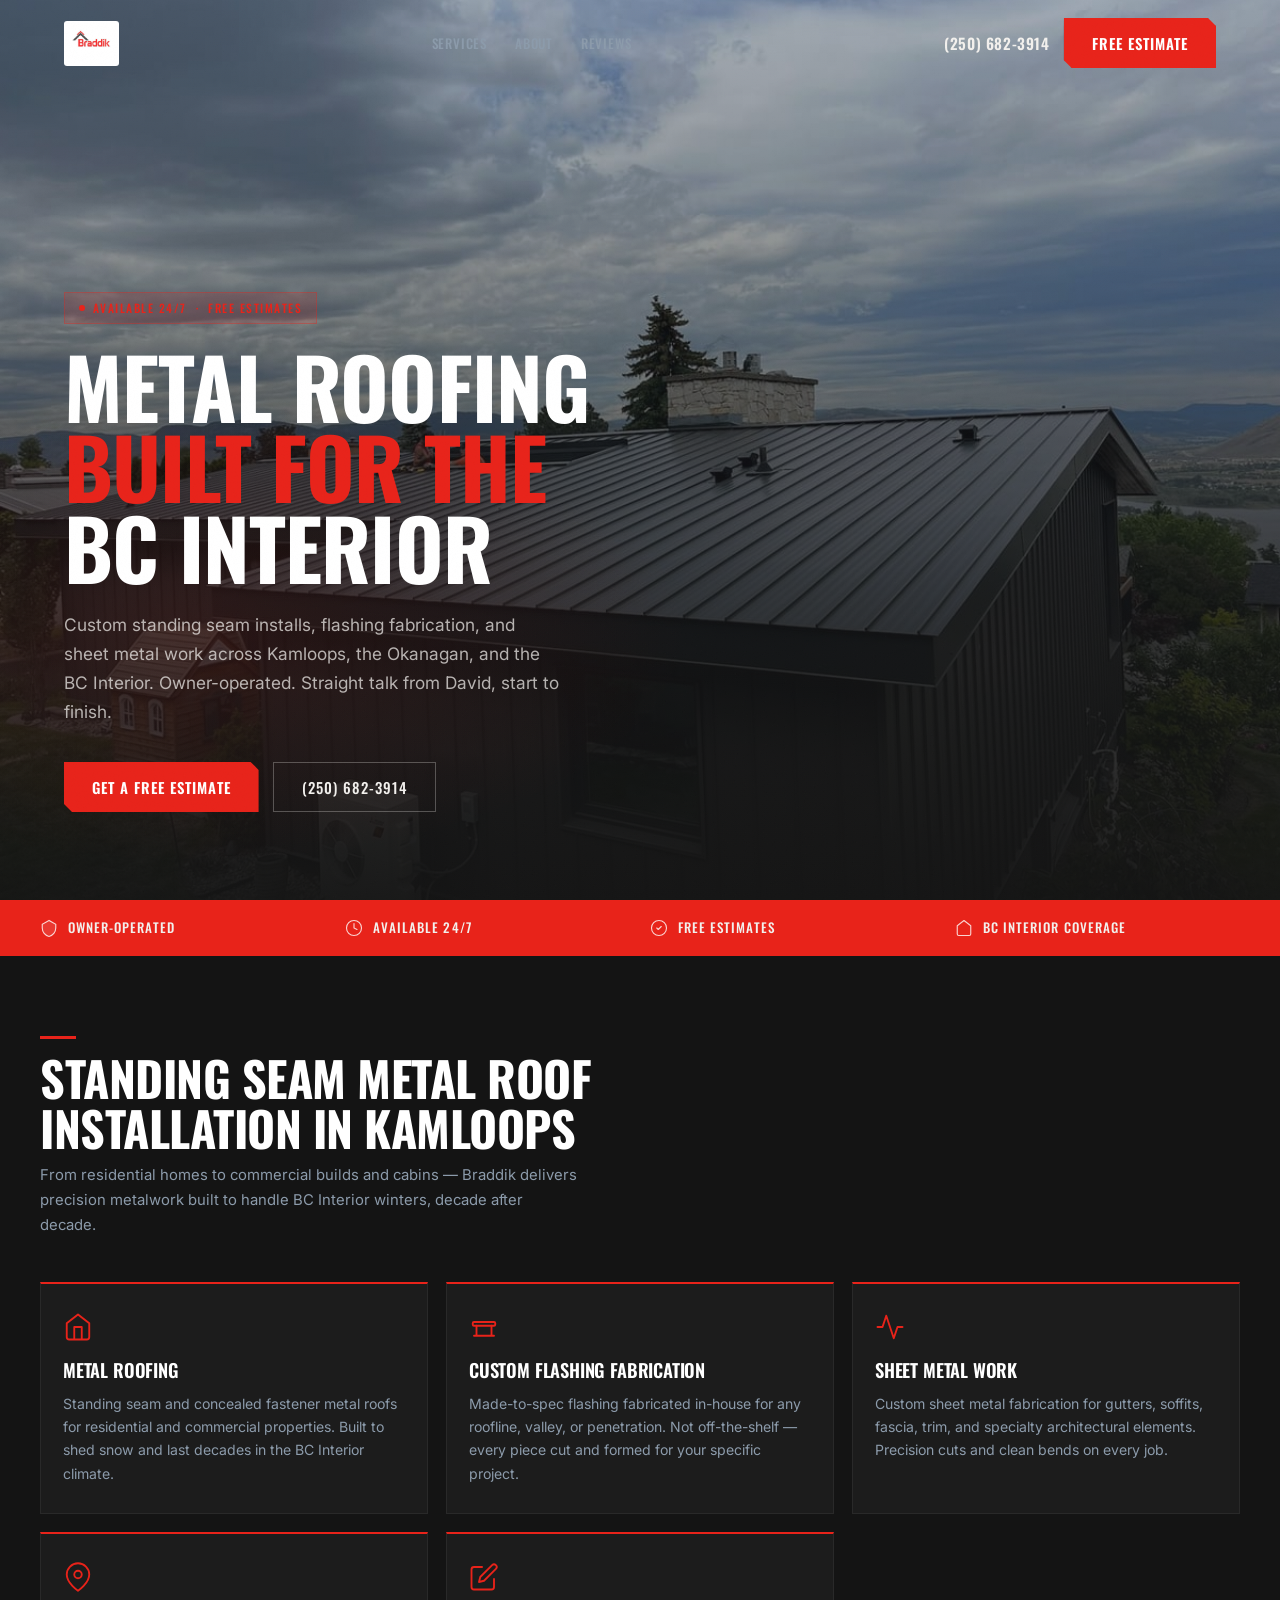
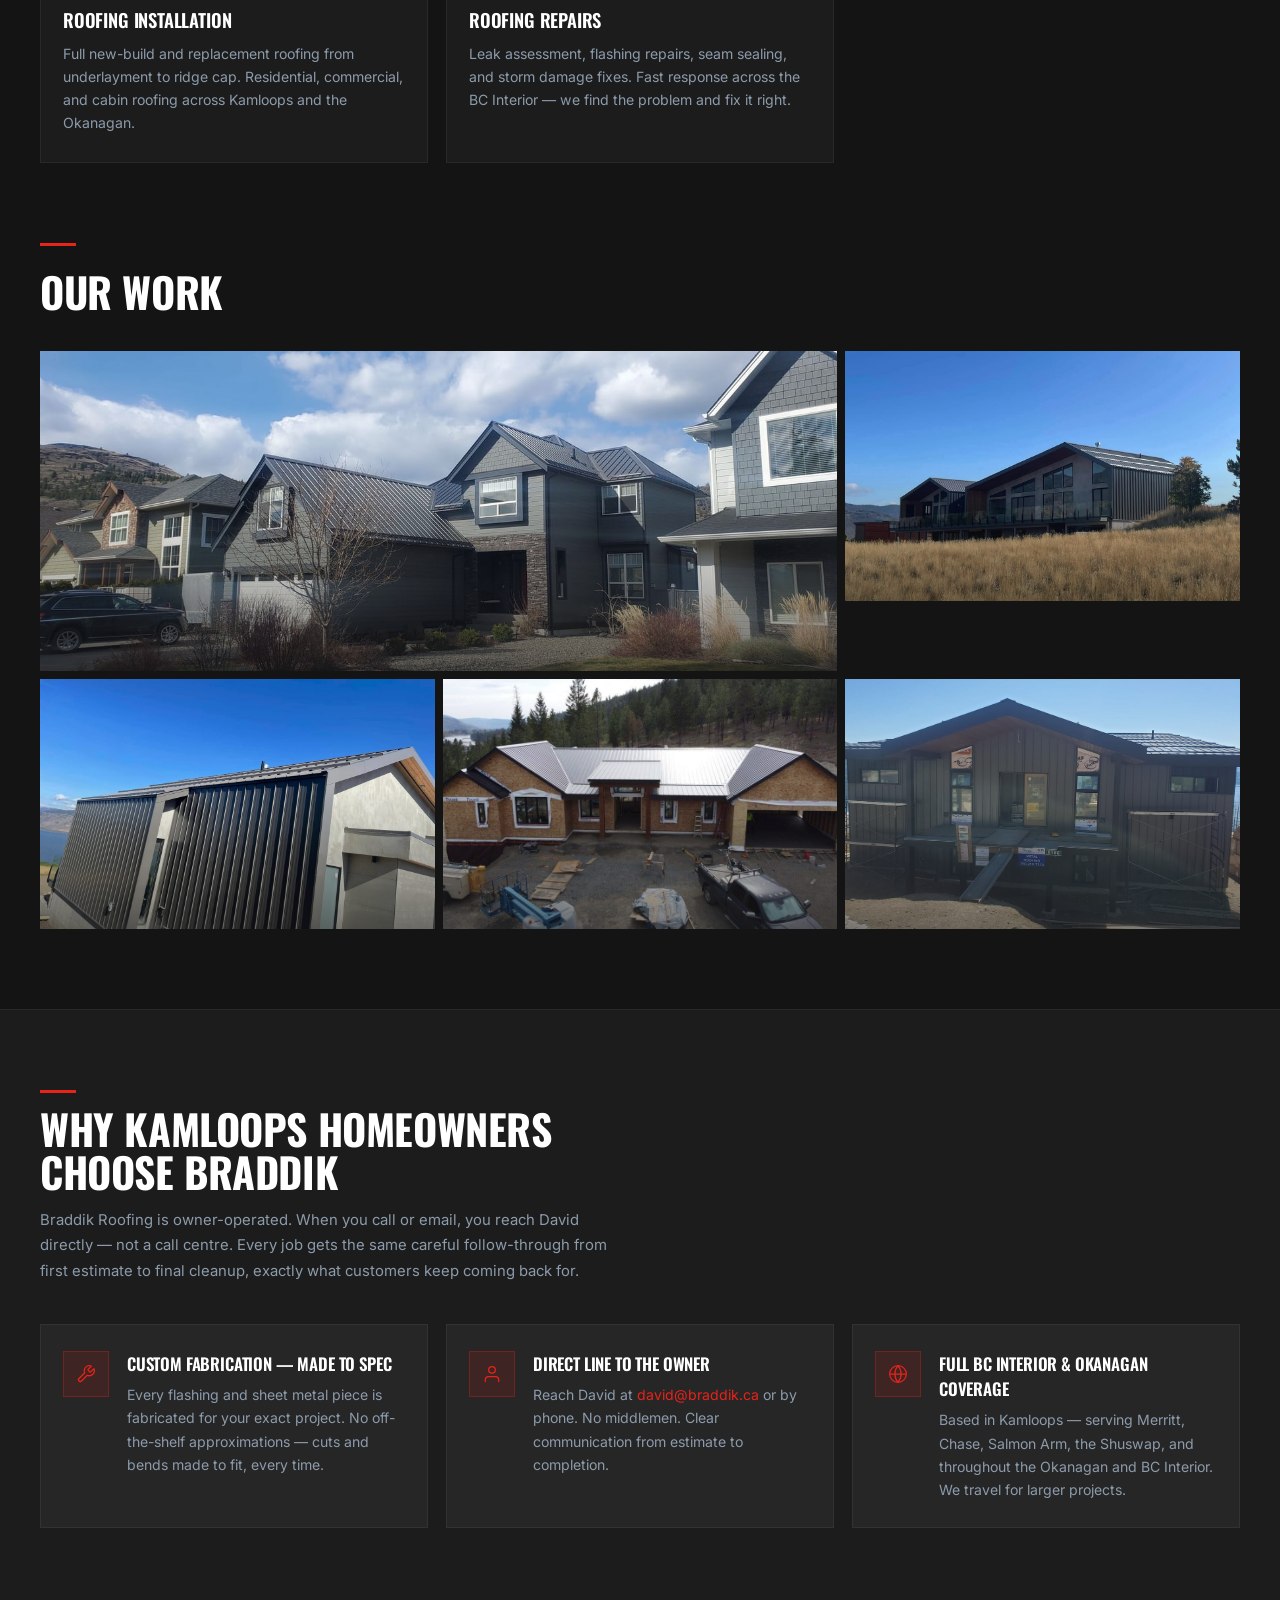
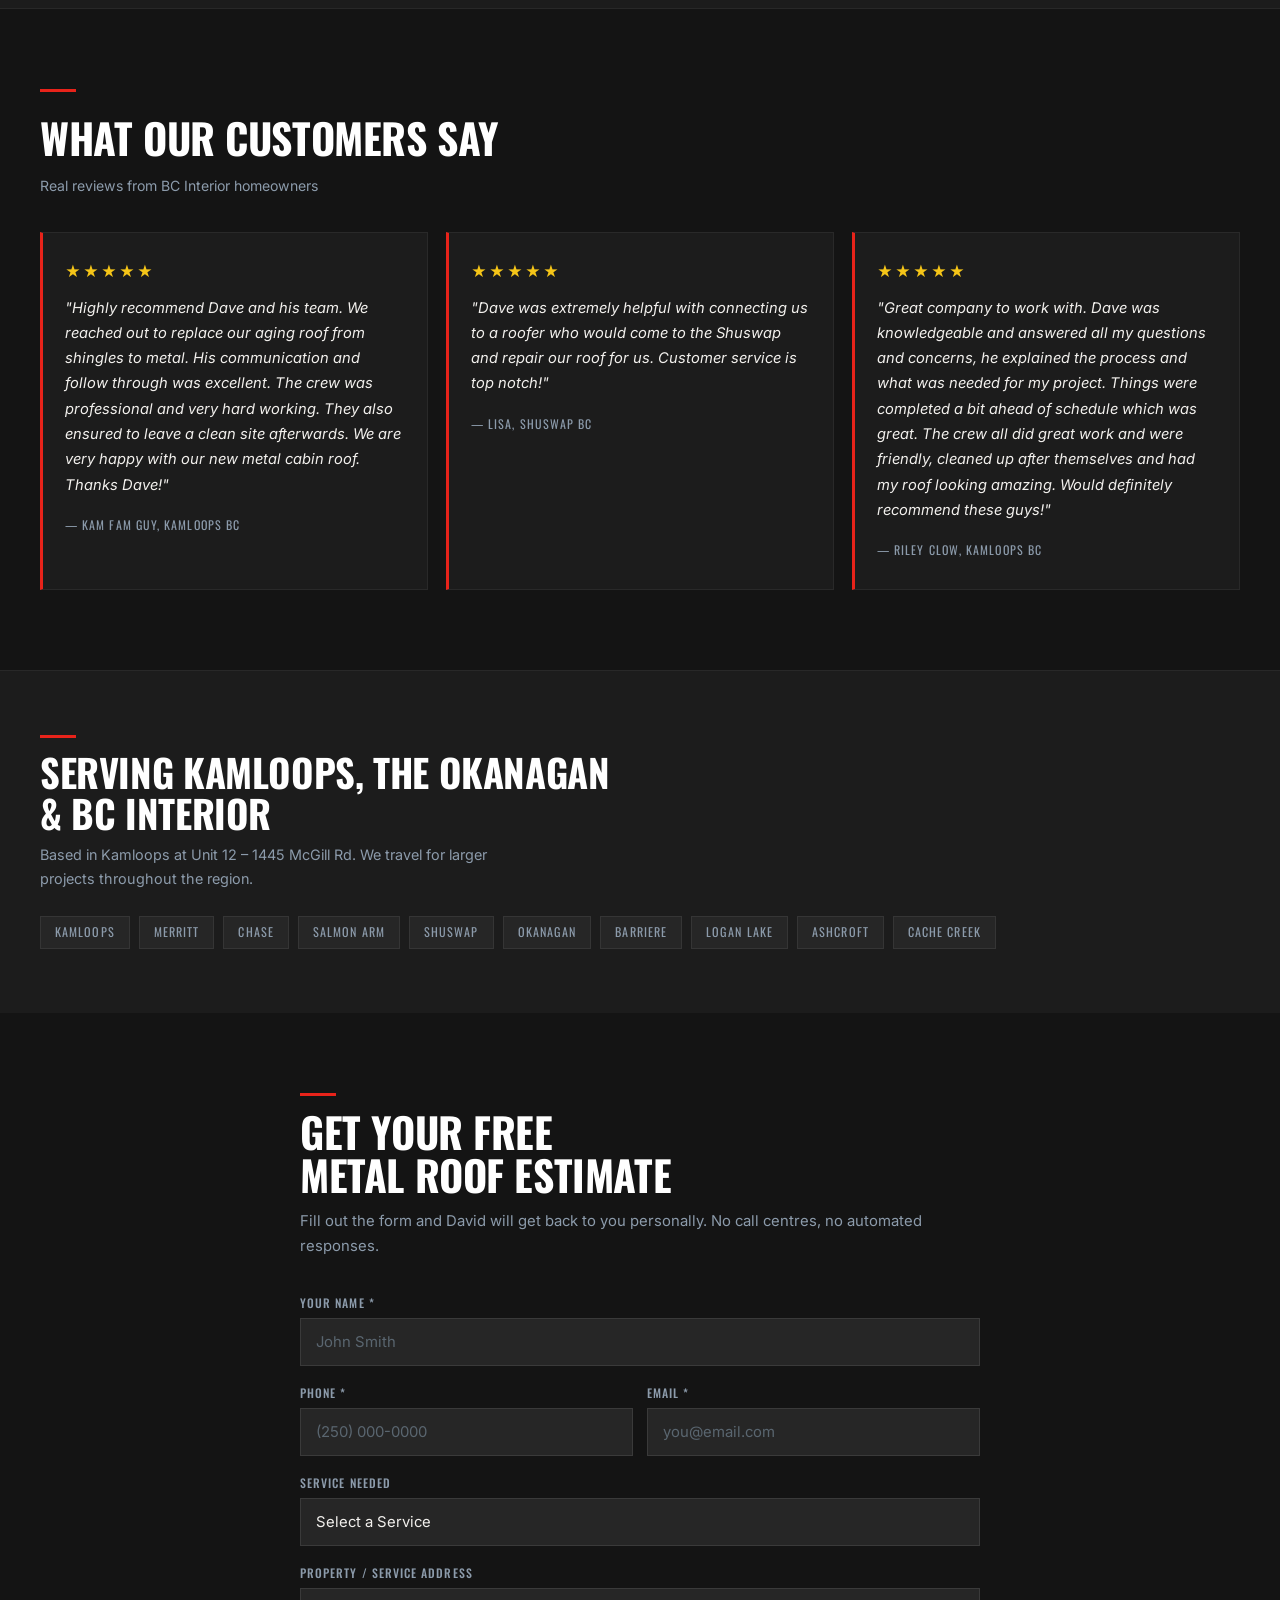
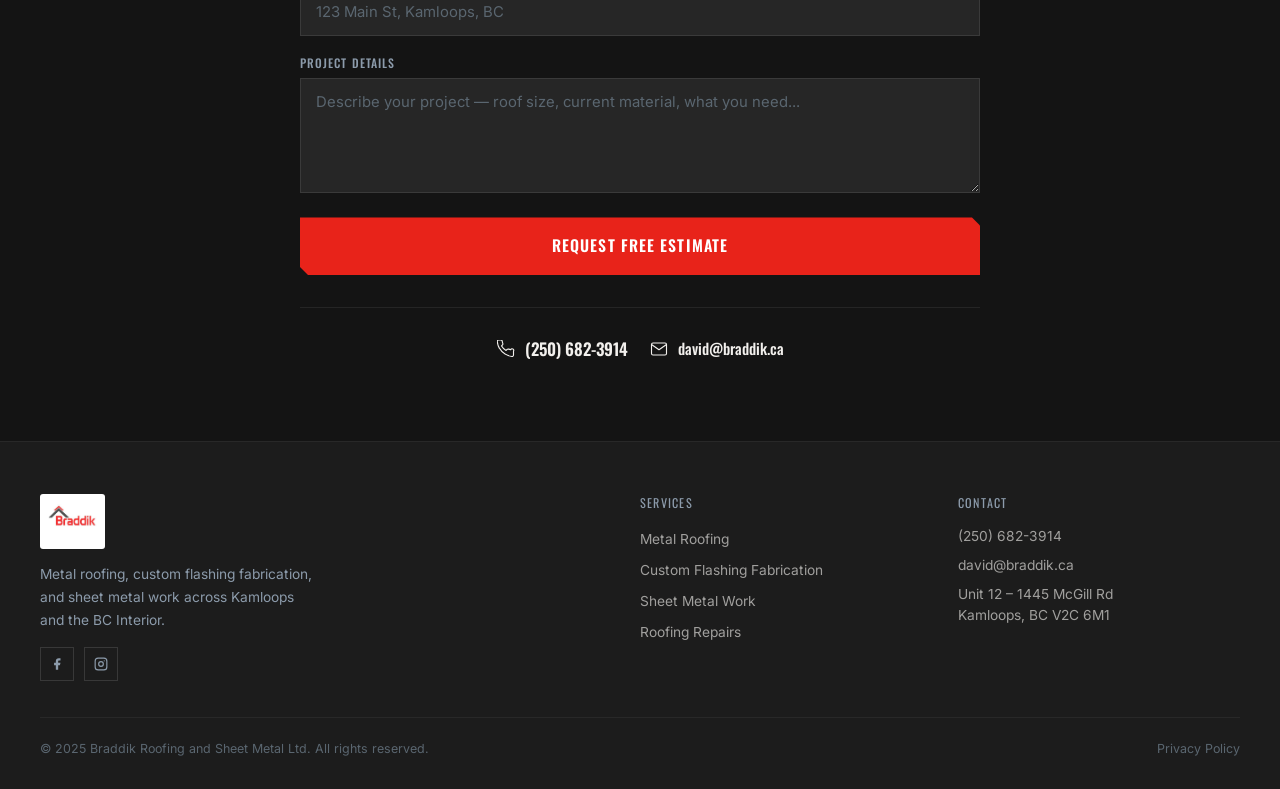
<file: index.html>
<!DOCTYPE html>
<html lang="en">
<head>
  <meta charset="UTF-8" />
  <meta name="viewport" content="width=device-width, initial-scale=1.0" />
  <title>Braddik Roofing | Metal Roofing in Kamloops, BC</title>
  <meta name="description" content="Expert metal roofing in Kamloops, BC. Custom flashing fabrication & sheet metal work across the BC Interior. Owner-operated. Call for a free estimate." />
  <link rel="icon" href="/favicon.ico" />
  <link rel="canonical" href="https://braddik-roofing.vercel.app" /><!-- TODO: replace with final domain -->
  <meta name="robots" content="index, follow" />
  <meta property="og:title" content="Braddik Roofing | Metal Roofing in Kamloops, BC" />
  <meta property="og:description" content="Expert metal roofing, custom flashing fabrication, and sheet metal work across Kamloops and the BC Interior. Owner-operated. Free estimates." />
  <meta property="og:image" content="/og-image.jpg" />
  <meta property="og:url" content="https://braddik-roofing.vercel.app" /><!-- TODO: replace -->
  <meta property="og:type" content="website" />
  <meta name="twitter:card" content="summary_large_image" />
  <meta name="twitter:title" content="Braddik Roofing | Metal Roofing in Kamloops, BC" />
  <meta name="twitter:description" content="Braddik Roofing — expert metal roofing in Kamloops, BC. Free estimates, 24/7." />
  <meta name="twitter:image" content="/og-image.jpg" />
  <link rel="preconnect" href="https://fonts.googleapis.com">
  <link rel="preconnect" href="https://fonts.gstatic.com" crossorigin>
  <link rel="preload" href="https://fonts.googleapis.com/css2?family=Oswald:wght@500;600;700&family=Inter:wght@400;500;600&display=swap" as="style" onload="this.onload=null;this.rel='stylesheet'">
  <noscript><link rel="stylesheet" href="https://fonts.googleapis.com/css2?family=Oswald:wght@500;600;700&family=Inter:wght@400;500;600&display=swap"></noscript>
  <script async src="https://www.googletagmanager.com/gtag/js?id=G-XXXXXXXXXX"></script>
  <script>
    window.dataLayer = window.dataLayer || [];
    function gtag(){dataLayer.push(arguments);}
    gtag('js', new Date());
    gtag('config', 'G-XXXXXXXXXX');
  </script>
  <script type="application/ld+json">
  {
    "@context": "https://schema.org",
    "@type": "RoofingContractor",
    "name": "Braddik Roofing and Sheet Metal Ltd",
    "url": "https://braddik-roofing.vercel.app",
    "telephone": "+12506823914",
    "email": "david@braddik.ca",
    "address": {
      "@type": "PostalAddress",
      "streetAddress": "Unit 12 - 1445 McGill Rd",
      "addressLocality": "Kamloops",
      "addressRegion": "BC",
      "postalCode": "V2C 6M1",
      "addressCountry": "CA"
    },
    "geo": {
      "@type": "GeoCoordinates",
      "latitude": 50.6665,
      "longitude": -120.3192
    },
    "openingHoursSpecification": [
      {
        "@type": "OpeningHoursSpecification",
        "dayOfWeek": ["Monday","Tuesday","Wednesday","Thursday","Friday","Saturday","Sunday"],
        "opens": "00:00",
        "closes": "23:59"
      }
    ],
    "areaServed": "Kamloops, BC Interior, Okanagan, Shuswap",
    "sameAs": [
      "https://www.facebook.com/profile.php?id=61550290602968",
      "https://www.instagram.com/braddikroofing"
    ]
  }
  </script>
  <script type="application/ld+json">
  {
    "@context": "https://schema.org",
    "@type": "FAQPage",
    "mainEntity": [
      {
        "@type": "Question",
        "name": "How much does metal roofing cost in Kamloops?",
        "acceptedAnswer": {
          "@type": "Answer",
          "text": "The cost of metal roofing in Kamloops depends on the size and scope of the job. Braddik Roofing offers free, no-obligation estimates so you know exactly what to expect before any work begins. Contact us today to schedule yours."
        }
      },
      {
        "@type": "Question",
        "name": "Are you licensed and insured in BC?",
        "acceptedAnswer": {
          "@type": "Answer",
          "text": "Yes, we are fully licensed and insured. Contact us to confirm coverage details specific to your project."
        }
      },
      {
        "@type": "Question",
        "name": "What areas do you serve?",
        "acceptedAnswer": {
          "@type": "Answer",
          "text": "We serve Kamloops, the BC Interior, and the Okanagan region, including Merritt, Chase, Salmon Arm, Shuswap, Barriere, Logan Lake, Ashcroft, and Cache Creek. If you're not sure whether we cover your location, give us a call — we're happy to help."
        }
      },
      {
        "@type": "Question",
        "name": "How long does a new metal roof last in BC?",
        "acceptedAnswer": {
          "@type": "Answer",
          "text": "A professionally installed metal roof in BC typically lasts 40–70 years depending on the material and local weather conditions. Braddik Roofing uses quality materials and stands behind our work. Ask us about our warranty when you request your free estimate."
        }
      }
    ]
  }
  </script>
  <!-- CDN removed for production — run build-css.mjs again if you add new Tailwind classes -->
  <link rel="stylesheet" href="styles.css">
  <style>
    :root {
      --red: #E8231A;
      --red-dark: #C01A13;
      --red-glow: rgba(232,35,26,0.12);
      --charcoal: #141414;
      --charcoal-2: #1C1C1C;
      --charcoal-3: #262626;
      --steel: #3D4548;
      --steel-light: #5A6670;
      --silver: #8C9BAB;
      --cream: #F2F0ED;
    }
    *, *::before, *::after { box-sizing: border-box; }
    html { scroll-behavior: smooth; }
    body {
      font-family: 'Inter', sans-serif;
      background: var(--charcoal);
      color: var(--cream);
      overflow-x: hidden;
      margin: 0;
    }
    h1, h2, h3, h4 {
      font-family: 'Oswald', sans-serif;
      text-transform: uppercase;
      letter-spacing: -0.01em;
    }
    /* Grain texture */
    body::after {
      content: '';
      position: fixed;
      inset: 0;
      background-image: url("data:image/svg+xml,%3Csvg xmlns='http://www.w3.org/2000/svg' width='400' height='400'%3E%3Cfilter id='n'%3E%3CfeTurbulence type='fractalNoise' baseFrequency='0.9' numOctaves='4' stitchTiles='stitch'/%3E%3C/filter%3E%3Crect width='400' height='400' filter='url(%23n)' opacity='0.035'/%3E%3C/svg%3E");
      pointer-events: none;
      z-index: 9000;
      opacity: 0.5;
    }
    /* Buttons */
    .btn-red {
      background: var(--red);
      color: #fff;
      font-family: 'Oswald', sans-serif;
      font-weight: 600;
      font-size: 0.92rem;
      text-transform: uppercase;
      letter-spacing: 0.07em;
      padding: 14px 28px;
      display: inline-block;
      text-decoration: none;
      transition: background 0.2s, transform 0.15s, box-shadow 0.2s;
      box-shadow: 0 4px 20px rgba(232,35,26,0.28), 0 2px 6px rgba(0,0,0,0.35);
      clip-path: polygon(0 0, calc(100% - 8px) 0, 100% 8px, 100% 100%, 8px 100%, 0 calc(100% - 8px));
    }
    .btn-red:hover { background: var(--red-dark); transform: translateY(-2px); box-shadow: 0 8px 30px rgba(232,35,26,0.38), 0 4px 10px rgba(0,0,0,0.4); }
    .btn-red:active { transform: translateY(0); }
    .btn-red:focus-visible { outline: 2px solid var(--red); outline-offset: 3px; }
    .btn-ghost {
      border: 1.5px solid rgba(242,240,237,0.28);
      color: var(--cream);
      font-family: 'Oswald', sans-serif;
      font-weight: 500;
      font-size: 0.92rem;
      text-transform: uppercase;
      letter-spacing: 0.07em;
      padding: 13px 28px;
      display: inline-block;
      text-decoration: none;
      transition: border-color 0.2s, background 0.2s, transform 0.15s;
    }
    .btn-ghost:hover { border-color: var(--cream); background: rgba(242,240,237,0.07); transform: translateY(-2px); }
    .btn-ghost:active { transform: translateY(0); }
    .btn-ghost:focus-visible { outline: 2px solid var(--cream); outline-offset: 3px; }
    /* Nav */
    .nav-link {
      font-family: 'Oswald', sans-serif;
      text-transform: uppercase;
      letter-spacing: 0.06em;
      font-size: 0.82rem;
      font-weight: 500;
      color: var(--silver);
      text-decoration: none;
      transition: color 0.2s;
    }
    .nav-link:hover { color: var(--cream); }
    /* Hero */
    .hero {
      position: relative;
      min-height: 100svh;
      display: flex;
      align-items: flex-end;
      overflow: hidden;
    }
    .hero-bg {
      position: absolute;
      inset: 0;
      background: url('brand_assets/braddik1.jpg') center 40% / cover no-repeat;
      transform: scale(1.04);
      transition: transform 9s cubic-bezier(0.0, 0.0, 0.2, 1);
    }
    .hero-bg.loaded { transform: scale(1); }
    .hero-overlay {
      position: absolute;
      inset: 0;
      background: linear-gradient(180deg,
        rgba(20,20,20,0.3) 0%,
        rgba(20,20,20,0.5) 35%,
        rgba(20,20,20,0.82) 70%,
        rgba(20,20,20,0.97) 100%
      );
    }
    .hero-red-bleed {
      position: absolute;
      inset: 0;
      background: radial-gradient(ellipse 60% 40% at 15% 70%, rgba(232,35,26,0.1) 0%, transparent 65%);
    }
    /* Service cards */
    .svc-card {
      background: var(--charcoal-2);
      border: 1px solid rgba(255,255,255,0.055);
      border-top: 2px solid var(--red);
      padding: 28px 22px;
      transition: transform 0.22s, box-shadow 0.22s;
    }
    .svc-card:hover { transform: translateY(-3px); box-shadow: 0 14px 44px rgba(0,0,0,0.38), 0 0 0 1px rgba(232,35,26,0.18); }
    /* Gallery */
    .gal-item { overflow: hidden; position: relative; display: block; }
    .gal-item img { width: 100%; height: 100%; object-fit: cover; display: block; transition: transform 0.5s cubic-bezier(0.25,0.46,0.45,0.94); }
    .gal-item:hover img { transform: scale(1.05); }
    .gal-item::after { content: ''; position: absolute; inset: 0; background: linear-gradient(to top, rgba(20,20,20,0.55) 0%, transparent 55%); pointer-events: none; }
    /* Review cards */
    .rev-card {
      background: var(--charcoal-2);
      border: 1px solid rgba(255,255,255,0.055);
      border-left: 3px solid var(--red);
      padding: 28px 22px;
    }
    /* Form */
    .f-label {
      display: block;
      font-family: 'Oswald', sans-serif;
      text-transform: uppercase;
      letter-spacing: 0.09em;
      font-size: 0.74rem;
      font-weight: 500;
      color: var(--silver);
      margin-bottom: 6px;
    }
    .f-input {
      width: 100%;
      background: var(--charcoal-3);
      border: 1px solid rgba(255,255,255,0.09);
      color: var(--cream);
      padding: 12px 15px;
      font-family: 'Inter', sans-serif;
      font-size: 0.93rem;
      outline: none;
      -webkit-appearance: none;
      border-radius: 0;
      transition: border-color 0.2s, box-shadow 0.2s;
    }
    .f-input:focus { border-color: var(--red); box-shadow: 0 0 0 3px rgba(232,35,26,0.11); }
    .f-input::placeholder { color: var(--steel-light); }
    select.f-input option { background: var(--charcoal-3); }
    /* Red bar accent */
    .redbar { display: block; width: 36px; height: 3px; background: var(--red); margin-bottom: 14px; }
    /* Stars */
    .stars { color: #F5C518; letter-spacing: 2px; font-size: 0.95rem; }
    /* Scroll reveal — noop, content always visible */
    .reveal {}
    /* Mobile menu overlay */
    #mmenu {
      display: none;
      position: fixed; inset: 0;
      background: rgba(14,14,14,0.97);
      z-index: 500;
      flex-direction: column;
      align-items: center;
      justify-content: center;
      gap: 28px;
    }
    #mmenu.open { display: flex; }
    #mmenu a {
      font-family: 'Oswald', sans-serif;
      font-size: 2.2rem;
      text-transform: uppercase;
      letter-spacing: 0.04em;
      color: var(--cream);
      text-decoration: none;
      transition: color 0.2s;
    }
    #mmenu a:hover { color: var(--red); }
    /* Pulse */
    @keyframes pulse { 0%,100%{opacity:1} 50%{opacity:0.35} }
    /* Responsive overrides injected via JS */
    a:focus-visible, button:focus-visible { outline: 2px solid var(--red); outline-offset: 3px; }
  </style>
</head>
<body>

<!-- MOBILE MENU -->
<div id="mmenu" role="dialog" aria-label="Navigation menu" aria-modal="true">
  <button id="mmclose" aria-label="Close navigation menu" style="position:absolute;top:22px;right:24px;background:none;border:none;color:var(--cream);font-size:1.8rem;cursor:pointer;line-height:1;">&#10005;</button>
  <a href="#services" onclick="closeMM()">Services</a>
  <a href="#about" onclick="closeMM()">About</a>
  <a href="#reviews" onclick="closeMM()">Reviews</a>
  <a href="#contact" onclick="closeMM()" style="color:var(--red);">Free Estimate</a>
  <a href="tel:+12506823914" aria-label="Call Braddik Roofing at (250) 682-3914" onclick="closeMM()" style="font-size:1.4rem;color:var(--silver);">(250) 682-3914</a>
</div>

<!-- NAV -->
<header id="main-nav" style="position:fixed;top:0;left:0;right:0;z-index:200;transition:background 0.3s,border-color 0.3s;border-bottom:1px solid transparent;">
  <nav style="max-width:1200px;margin:0 auto;padding:18px 24px;display:flex;align-items:center;justify-content:space-between;gap:20px;">
    <a href="/" aria-label="Braddik Roofing — home">
      <img src="brand_assets/braddiklogo.jpg" alt="Braddik Roofing logo" width="130" height="43" style="height:45px;width:auto;display:block;border-radius:3px;background:#fff;padding:3px 8px;" />
    </a>
    <ul id="desktop-nav" style="list-style:none;margin:0;padding:0;gap:28px;align-items:center;display:none;">
      <li><a href="#services" class="nav-link">Services</a></li>
      <li><a href="#about" class="nav-link">About</a></li>
      <li><a href="#reviews" class="nav-link">Reviews</a></li>
    </ul>
    <div style="display:flex;align-items:center;gap:14px;">
      <a id="nav-phone" href="tel:+12506823914" aria-label="Call Braddik Roofing at (250) 682-3914" style="display:none;font-family:'Oswald',sans-serif;font-weight:600;font-size:0.95rem;text-transform:uppercase;letter-spacing:0.04em;color:var(--cream);text-decoration:none;transition:color 0.2s;">(250) 682-3914</a>
      <a href="#contact" id="nav-cta" style="display:none;" class="btn-red" style="font-size:0.82rem;padding:10px 20px;">Free Estimate</a>
      <button id="mmopen" aria-label="Open navigation menu" style="background:none;border:1px solid rgba(255,255,255,0.18);color:var(--cream);padding:8px 14px;cursor:pointer;display:flex;align-items:center;gap:8px;transition:border-color 0.2s;">
        <span style="font-family:'Oswald',sans-serif;font-size:0.72rem;text-transform:uppercase;letter-spacing:0.1em;">Menu</span>
        <svg width="17" height="11" viewBox="0 0 17 11" fill="none" aria-hidden="true"><rect width="17" height="1.8" fill="currentColor"/><rect y="4.6" width="17" height="1.8" fill="currentColor"/><rect y="9.2" width="17" height="1.8" fill="currentColor"/></svg>
      </button>
    </div>
  </nav>
</header>

<main>

<!-- HERO -->
<section id="hero" class="hero" aria-label="Braddik Roofing — metal roofing in Kamloops BC">
  <div class="hero-bg" id="hero-bg"></div>
  <div class="hero-overlay"></div>
  <div class="hero-red-bleed"></div>
  <div style="position:relative;z-index:10;width:100%;max-width:1200px;margin:0 auto;padding:140px 24px 88px;">
    <div style="max-width:680px;">
      <div style="display:inline-flex;align-items:center;gap:8px;background:rgba(232,35,26,0.14);border:1px solid rgba(232,35,26,0.32);padding:6px 14px;margin-bottom:22px;">
        <span style="width:6px;height:6px;border-radius:50%;background:var(--red);display:inline-block;animation:pulse 2.2s infinite;"></span>
        <span style="font-family:'Oswald',sans-serif;font-size:0.72rem;text-transform:uppercase;letter-spacing:0.13em;color:var(--red);font-weight:500;">Available 24/7 &nbsp;·&nbsp; Free Estimates</span>
      </div>
      <h1 style="font-size:clamp(2.8rem,9vw,5.2rem);font-weight:700;line-height:0.97;margin:0 0 22px;color:#fff;">
        Metal Roofing<br>
        <span style="color:var(--red);">Built for the</span><br>
        BC Interior
      </h1>
      <p style="font-size:clamp(0.95rem,2.2vw,1.08rem);line-height:1.68;color:rgba(242,240,237,0.72);max-width:500px;margin:0 0 36px;">
        Custom standing seam installs, flashing fabrication, and sheet metal work across Kamloops, the Okanagan, and the BC Interior. Owner-operated. Straight talk from David, start to finish.
      </p>
      <div style="display:flex;flex-wrap:wrap;gap:14px;align-items:center;">
        <a href="#contact" class="btn-red">Get a Free Estimate</a>
        <a href="tel:+12506823914" aria-label="Call Braddik Roofing at (250) 682-3914" class="btn-ghost">(250) 682-3914</a>
      </div>
    </div>
  </div>
</section>

<!-- TRUST BAR -->
<section style="background:var(--red);padding:18px 24px;" aria-label="Key trust signals">
  <div style="max-width:1200px;margin:0 auto;display:grid;grid-template-columns:1fr 1fr;gap:14px 20px;" id="trust-grid">
    <div style="display:flex;align-items:center;gap:10px;">
      <svg width="18" height="18" fill="none" viewBox="0 0 24 24" aria-hidden="true"><path d="M12 2L3 7v5c0 5.25 3.75 10.15 9 11.25C17.25 22.15 21 17.25 21 12V7L12 2z" stroke="rgba(255,255,255,0.8)" stroke-width="1.5" fill="rgba(255,255,255,0.1)"/></svg>
      <span style="font-family:'Oswald',sans-serif;font-size:0.82rem;text-transform:uppercase;letter-spacing:0.08em;font-weight:500;white-space:nowrap;">Owner-Operated</span>
    </div>
    <div style="display:flex;align-items:center;gap:10px;">
      <svg width="18" height="18" fill="none" viewBox="0 0 24 24" aria-hidden="true"><circle cx="12" cy="12" r="10" stroke="rgba(255,255,255,0.8)" stroke-width="1.5"/><path d="M12 6v6l4 2" stroke="rgba(255,255,255,0.8)" stroke-width="1.5" stroke-linecap="round"/></svg>
      <span style="font-family:'Oswald',sans-serif;font-size:0.82rem;text-transform:uppercase;letter-spacing:0.08em;font-weight:500;white-space:nowrap;">Available 24/7</span>
    </div>
    <div style="display:flex;align-items:center;gap:10px;">
      <svg width="18" height="18" fill="none" viewBox="0 0 24 24" aria-hidden="true"><path d="M9 12l2 2 4-4" stroke="rgba(255,255,255,0.8)" stroke-width="1.5" stroke-linecap="round" stroke-linejoin="round"/><circle cx="12" cy="12" r="10" stroke="rgba(255,255,255,0.8)" stroke-width="1.5"/></svg>
      <span style="font-family:'Oswald',sans-serif;font-size:0.82rem;text-transform:uppercase;letter-spacing:0.08em;font-weight:500;white-space:nowrap;">Free Estimates</span>
    </div>
    <div style="display:flex;align-items:center;gap:10px;">
      <svg width="18" height="18" fill="none" viewBox="0 0 24 24" aria-hidden="true"><path d="M3 9l9-7 9 7v11a2 2 0 01-2 2H5a2 2 0 01-2-2z" stroke="rgba(255,255,255,0.8)" stroke-width="1.5" stroke-linejoin="round"/></svg>
      <span style="font-family:'Oswald',sans-serif;font-size:0.82rem;text-transform:uppercase;letter-spacing:0.08em;font-weight:500;white-space:nowrap;">BC Interior Coverage</span>
    </div>
  </div>
</section>

<!-- SERVICES -->
<section id="services" style="padding:80px 24px;" aria-labelledby="services-h2">
  <div style="max-width:1200px;margin:0 auto;">
    <div class="reveal">
      <span class="redbar"></span>
      <h2 id="services-h2" style="font-size:clamp(1.9rem,5vw,3rem);font-weight:700;color:#fff;margin:0 0 10px;line-height:1.05;">Standing Seam Metal Roof<br>Installation in Kamloops</h2>
      <p style="color:var(--silver);font-size:0.93rem;line-height:1.68;max-width:540px;margin:0 0 44px;">From residential homes to commercial builds and cabins — Braddik delivers precision metalwork built to handle BC Interior winters, decade after decade.</p>
    </div>
    <div style="display:grid;grid-template-columns:1fr;gap:18px;" id="svc-grid" class="reveal">
      <article class="svc-card">
        <div style="margin-bottom:14px;">
          <svg width="30" height="30" fill="none" viewBox="0 0 24 24" aria-hidden="true"><path d="M3 9l9-7 9 7v11a2 2 0 01-2 2H5a2 2 0 01-2-2z" stroke="var(--red)" stroke-width="1.5" stroke-linejoin="round"/><path d="M9 22V12h6v10" stroke="var(--red)" stroke-width="1.5" stroke-linejoin="round"/></svg>
        </div>
        <h3 style="font-size:1.15rem;font-weight:600;color:#fff;margin:0 0 8px;">Metal Roofing</h3>
        <p style="color:var(--silver);font-size:0.88rem;line-height:1.65;margin:0;">Standing seam and concealed fastener metal roofs for residential and commercial properties. Built to shed snow and last decades in the BC Interior climate.</p>
      </article>
      <article class="svc-card">
        <div style="margin-bottom:14px;">
          <svg width="30" height="30" fill="none" viewBox="0 0 24 24" aria-hidden="true"><rect x="3" y="8" width="18" height="3" rx="1" stroke="var(--red)" stroke-width="1.5"/><path d="M6 11v8m12-8v8M4 19h16" stroke="var(--red)" stroke-width="1.5" stroke-linecap="round"/></svg>
        </div>
        <h3 style="font-size:1.15rem;font-weight:600;color:#fff;margin:0 0 8px;">Custom Flashing Fabrication</h3>
        <p style="color:var(--silver);font-size:0.88rem;line-height:1.65;margin:0;">Made-to-spec flashing fabricated in-house for any roofline, valley, or penetration. Not off-the-shelf — every piece cut and formed for your specific project.</p>
      </article>
      <article class="svc-card">
        <div style="margin-bottom:14px;">
          <svg width="30" height="30" fill="none" viewBox="0 0 24 24" aria-hidden="true"><polyline points="22 12 18 12 15 21 9 3 6 12 2 12" stroke="var(--red)" stroke-width="1.5" stroke-linecap="round" stroke-linejoin="round"/></svg>
        </div>
        <h3 style="font-size:1.15rem;font-weight:600;color:#fff;margin:0 0 8px;">Sheet Metal Work</h3>
        <p style="color:var(--silver);font-size:0.88rem;line-height:1.65;margin:0;">Custom sheet metal fabrication for gutters, soffits, fascia, trim, and specialty architectural elements. Precision cuts and clean bends on every job.</p>
      </article>
      <article class="svc-card">
        <div style="margin-bottom:14px;">
          <svg width="30" height="30" fill="none" viewBox="0 0 24 24" aria-hidden="true"><path d="M21 10c0 7-9 13-9 13s-9-6-9-13a9 9 0 0118 0z" stroke="var(--red)" stroke-width="1.5" stroke-linejoin="round"/><circle cx="12" cy="10" r="3" stroke="var(--red)" stroke-width="1.5"/></svg>
        </div>
        <h3 style="font-size:1.15rem;font-weight:600;color:#fff;margin:0 0 8px;">Roofing Installation</h3>
        <p style="color:var(--silver);font-size:0.88rem;line-height:1.65;margin:0;">Full new-build and replacement roofing from underlayment to ridge cap. Residential, commercial, and cabin roofing across Kamloops and the Okanagan.</p>
      </article>
      <article class="svc-card">
        <div style="margin-bottom:14px;">
          <svg width="30" height="30" fill="none" viewBox="0 0 24 24" aria-hidden="true"><path d="M11 4H4a2 2 0 00-2 2v14a2 2 0 002 2h14a2 2 0 002-2v-7" stroke="var(--red)" stroke-width="1.5" stroke-linejoin="round"/><path d="M18.5 2.5a2.121 2.121 0 013 3L12 15l-4 1 1-4 9.5-9.5z" stroke="var(--red)" stroke-width="1.5" stroke-linejoin="round"/></svg>
        </div>
        <h3 style="font-size:1.15rem;font-weight:600;color:#fff;margin:0 0 8px;">Roofing Repairs</h3>
        <p style="color:var(--silver);font-size:0.88rem;line-height:1.65;margin:0;">Leak assessment, flashing repairs, seam sealing, and storm damage fixes. Fast response across the BC Interior — we find the problem and fix it right.</p>
      </article>
    </div>
  </div>
</section>

<!-- GALLERY -->
<section style="padding:0 24px 80px;" aria-labelledby="gallery-h2">
  <div style="max-width:1200px;margin:0 auto;">
    <div class="reveal" style="margin-bottom:28px;">
      <span class="redbar"></span>
      <h2 id="gallery-h2" style="font-size:clamp(1.7rem,4vw,2.6rem);font-weight:700;color:#fff;margin:0;">Our Work</h2>
    </div>
    <div style="display:grid;grid-template-columns:1fr 1fr;gap:8px;" id="gallery-grid" class="reveal">
      <div class="gal-item" style="grid-column:1/-1;height:240px;">
        <img src="brand_assets/braddik8.jpg" alt="Standing seam metal roof on Kamloops home with BC Interior hills" width="900" height="480" loading="lazy" />
      </div>
      <div class="gal-item" style="height:190px;">
        <img src="brand_assets/braddik7.jpg" alt="Modern metal roof and cladding on BC Interior home overlooking Okanagan" width="450" height="380" loading="lazy" />
      </div>
      <div class="gal-item" style="height:190px;">
        <img src="brand_assets/braddik6.jpg" alt="Dark standing seam metal cladding with Okanagan Lake view" width="450" height="380" loading="lazy" />
      </div>
      <div class="gal-item" style="height:190px;">
        <img src="brand_assets/braddik2.jpg" alt="Commercial metal roofing installation in progress, BC Interior" width="450" height="380" loading="lazy" />
      </div>
      <div class="gal-item" style="height:190px;">
        <img src="brand_assets/braddik4.jpg" alt="New residential metal roof installation, lakeside BC Interior" width="450" height="380" loading="lazy" />
      </div>
    </div>
  </div>
</section>

<!-- ABOUT / WHY BRADDIK -->
<section id="about" style="padding:80px 24px;background:var(--charcoal-2);border-top:1px solid rgba(255,255,255,0.05);border-bottom:1px solid rgba(255,255,255,0.05);" aria-labelledby="about-h2">
  <div style="max-width:1200px;margin:0 auto;">
    <div class="reveal">
      <span class="redbar"></span>
      <h2 id="about-h2" style="font-size:clamp(1.7rem,4vw,2.6rem);font-weight:700;color:#fff;margin:0 0 14px;line-height:1.05;">Why Kamloops Homeowners<br>Choose Braddik</h2>
      <p style="color:var(--silver);font-size:0.93rem;line-height:1.7;max-width:580px;margin:0 0 40px;">Braddik Roofing is owner-operated. When you call or email, you reach David directly — not a call centre. Every job gets the same careful follow-through from first estimate to final cleanup, exactly what customers keep coming back for.</p>
    </div>
    <div style="display:grid;grid-template-columns:1fr;gap:18px;" id="why-grid" class="reveal">
      <div style="background:var(--charcoal-3);border:1px solid rgba(255,255,255,0.055);padding:26px 22px;display:flex;gap:18px;align-items:flex-start;">
        <div style="flex-shrink:0;width:46px;height:46px;background:var(--red-glow);border:1px solid rgba(232,35,26,0.28);display:flex;align-items:center;justify-content:center;">
          <svg width="20" height="20" fill="none" viewBox="0 0 24 24" aria-hidden="true"><path d="M14.7 6.3a1 1 0 000 1.4l1.6 1.6a1 1 0 001.4 0l3.77-3.77a6 6 0 01-7.94 7.94l-6.91 6.91a2.12 2.12 0 01-3-3l6.91-6.91a6 6 0 017.94-7.94l-3.76 3.76z" stroke="var(--red)" stroke-width="1.5" stroke-linejoin="round"/></svg>
        </div>
        <div>
          <h3 style="font-size:1.05rem;font-weight:600;color:#fff;margin:0 0 7px;">Custom Fabrication — Made to Spec</h3>
          <p style="color:var(--silver);font-size:0.88rem;line-height:1.65;margin:0;">Every flashing and sheet metal piece is fabricated for your exact project. No off-the-shelf approximations — cuts and bends made to fit, every time.</p>
        </div>
      </div>
      <div style="background:var(--charcoal-3);border:1px solid rgba(255,255,255,0.055);padding:26px 22px;display:flex;gap:18px;align-items:flex-start;">
        <div style="flex-shrink:0;width:46px;height:46px;background:var(--red-glow);border:1px solid rgba(232,35,26,0.28);display:flex;align-items:center;justify-content:center;">
          <svg width="20" height="20" fill="none" viewBox="0 0 24 24" aria-hidden="true"><path d="M20 21v-2a4 4 0 00-4-4H8a4 4 0 00-4 4v2" stroke="var(--red)" stroke-width="1.5" stroke-linecap="round" stroke-linejoin="round"/><circle cx="12" cy="7" r="4" stroke="var(--red)" stroke-width="1.5"/></svg>
        </div>
        <div>
          <h3 style="font-size:1.05rem;font-weight:600;color:#fff;margin:0 0 7px;">Direct Line to the Owner</h3>
          <p style="color:var(--silver);font-size:0.88rem;line-height:1.65;margin:0;">Reach David at <a href="mailto:david@braddik.ca" style="color:var(--red);text-decoration:none;">david@braddik.ca</a> or by phone. No middlemen. Clear communication from estimate to completion.</p>
        </div>
      </div>
      <div style="background:var(--charcoal-3);border:1px solid rgba(255,255,255,0.055);padding:26px 22px;display:flex;gap:18px;align-items:flex-start;">
        <div style="flex-shrink:0;width:46px;height:46px;background:var(--red-glow);border:1px solid rgba(232,35,26,0.28);display:flex;align-items:center;justify-content:center;">
          <svg width="20" height="20" fill="none" viewBox="0 0 24 24" aria-hidden="true"><circle cx="12" cy="12" r="10" stroke="var(--red)" stroke-width="1.5"/><path d="M2 12h20M12 2a15.3 15.3 0 010 20M12 2a15.3 15.3 0 000 20" stroke="var(--red)" stroke-width="1.5"/></svg>
        </div>
        <div>
          <h3 style="font-size:1.05rem;font-weight:600;color:#fff;margin:0 0 7px;">Full BC Interior &amp; Okanagan Coverage</h3>
          <p style="color:var(--silver);font-size:0.88rem;line-height:1.65;margin:0;">Based in Kamloops — serving Merritt, Chase, Salmon Arm, the Shuswap, and throughout the Okanagan and BC Interior. We travel for larger projects.</p>
        </div>
      </div>
    </div>
  </div>
</section>

<!-- REVIEWS -->
<section id="reviews" style="padding:80px 24px;background:var(--charcoal);" aria-labelledby="reviews-h2">
  <div style="max-width:1200px;margin:0 auto;">
    <div class="reveal" style="margin-bottom:36px;">
      <span class="redbar"></span>
      <h2 id="reviews-h2" style="font-size:clamp(1.7rem,4vw,2.6rem);font-weight:700;color:#fff;margin:0 0 6px;">What Our Customers Say</h2>
      <p style="color:var(--silver);font-size:0.88rem;margin:0;">Real reviews from BC Interior homeowners</p>
    </div>
    <div style="display:grid;grid-template-columns:1fr;gap:18px;" id="rev-grid" class="reveal">
      <article class="rev-card">
        <div class="stars" aria-label="5 out of 5 stars">&#9733;&#9733;&#9733;&#9733;&#9733;</div>
        <blockquote style="margin:12px 0 0;padding:0;">
          <p style="color:var(--cream);font-size:0.92rem;line-height:1.72;margin:0 0 14px;font-style:italic;">"Highly recommend Dave and his team. We reached out to replace our aging roof from shingles to metal. His communication and follow through was excellent. The crew was professional and very hard working. They also ensured to leave a clean site afterwards. We are very happy with our new metal cabin roof. Thanks Dave!"</p>
          <cite style="font-family:'Oswald',sans-serif;font-size:0.75rem;text-transform:uppercase;letter-spacing:0.09em;color:var(--silver);font-style:normal;">— Kam Fam Guy, Kamloops BC</cite>
        </blockquote>
      </article>
      <article class="rev-card">
        <div class="stars" aria-label="5 out of 5 stars">&#9733;&#9733;&#9733;&#9733;&#9733;</div>
        <blockquote style="margin:12px 0 0;padding:0;">
          <p style="color:var(--cream);font-size:0.92rem;line-height:1.72;margin:0 0 14px;font-style:italic;">"Dave was extremely helpful with connecting us to a roofer who would come to the Shuswap and repair our roof for us. Customer service is top notch!"</p>
          <cite style="font-family:'Oswald',sans-serif;font-size:0.75rem;text-transform:uppercase;letter-spacing:0.09em;color:var(--silver);font-style:normal;">— Lisa, Shuswap BC</cite>
        </blockquote>
      </article>
      <article class="rev-card">
        <div class="stars" aria-label="5 out of 5 stars">&#9733;&#9733;&#9733;&#9733;&#9733;</div>
        <blockquote style="margin:12px 0 0;padding:0;">
          <p style="color:var(--cream);font-size:0.92rem;line-height:1.72;margin:0 0 14px;font-style:italic;">"Great company to work with. Dave was knowledgeable and answered all my questions and concerns, he explained the process and what was needed for my project. Things were completed a bit ahead of schedule which was great. The crew all did great work and were friendly, cleaned up after themselves and had my roof looking amazing. Would definitely recommend these guys!"</p>
          <cite style="font-family:'Oswald',sans-serif;font-size:0.75rem;text-transform:uppercase;letter-spacing:0.09em;color:var(--silver);font-style:normal;">— Riley Clow, Kamloops BC</cite>
        </blockquote>
      </article>
    </div>
  </div>
</section>

<!-- SERVICE AREA -->
<section style="padding:64px 24px;background:var(--charcoal-2);border-top:1px solid rgba(255,255,255,0.05);" aria-labelledby="area-h2">
  <div style="max-width:1200px;margin:0 auto;">
    <div class="reveal">
      <span class="redbar"></span>
      <h2 id="area-h2" style="font-size:clamp(1.6rem,4vw,2.4rem);font-weight:700;color:#fff;margin:0 0 10px;line-height:1.05;">Serving Kamloops, the Okanagan<br>&amp; BC Interior</h2>
      <p style="color:var(--silver);font-size:0.9rem;line-height:1.65;max-width:480px;margin:0 0 26px;">Based in Kamloops at Unit 12 – 1445 McGill Rd. We travel for larger projects throughout the region.</p>
      <div style="display:flex;flex-wrap:wrap;gap:9px;">
        <span style="background:var(--charcoal-3);border:1px solid rgba(255,255,255,0.07);padding:6px 14px;font-family:'Oswald',sans-serif;font-size:0.76rem;text-transform:uppercase;letter-spacing:0.09em;color:var(--silver);">Kamloops</span>
        <span style="background:var(--charcoal-3);border:1px solid rgba(255,255,255,0.07);padding:6px 14px;font-family:'Oswald',sans-serif;font-size:0.76rem;text-transform:uppercase;letter-spacing:0.09em;color:var(--silver);">Merritt</span>
        <span style="background:var(--charcoal-3);border:1px solid rgba(255,255,255,0.07);padding:6px 14px;font-family:'Oswald',sans-serif;font-size:0.76rem;text-transform:uppercase;letter-spacing:0.09em;color:var(--silver);">Chase</span>
        <span style="background:var(--charcoal-3);border:1px solid rgba(255,255,255,0.07);padding:6px 14px;font-family:'Oswald',sans-serif;font-size:0.76rem;text-transform:uppercase;letter-spacing:0.09em;color:var(--silver);">Salmon Arm</span>
        <span style="background:var(--charcoal-3);border:1px solid rgba(255,255,255,0.07);padding:6px 14px;font-family:'Oswald',sans-serif;font-size:0.76rem;text-transform:uppercase;letter-spacing:0.09em;color:var(--silver);">Shuswap</span>
        <span style="background:var(--charcoal-3);border:1px solid rgba(255,255,255,0.07);padding:6px 14px;font-family:'Oswald',sans-serif;font-size:0.76rem;text-transform:uppercase;letter-spacing:0.09em;color:var(--silver);">Okanagan</span>
        <span style="background:var(--charcoal-3);border:1px solid rgba(255,255,255,0.07);padding:6px 14px;font-family:'Oswald',sans-serif;font-size:0.76rem;text-transform:uppercase;letter-spacing:0.09em;color:var(--silver);">Barriere</span>
        <span style="background:var(--charcoal-3);border:1px solid rgba(255,255,255,0.07);padding:6px 14px;font-family:'Oswald',sans-serif;font-size:0.76rem;text-transform:uppercase;letter-spacing:0.09em;color:var(--silver);">Logan Lake</span>
        <span style="background:var(--charcoal-3);border:1px solid rgba(255,255,255,0.07);padding:6px 14px;font-family:'Oswald',sans-serif;font-size:0.76rem;text-transform:uppercase;letter-spacing:0.09em;color:var(--silver);">Ashcroft</span>
        <span style="background:var(--charcoal-3);border:1px solid rgba(255,255,255,0.07);padding:6px 14px;font-family:'Oswald',sans-serif;font-size:0.76rem;text-transform:uppercase;letter-spacing:0.09em;color:var(--silver);">Cache Creek</span>
      </div>
    </div>
  </div>
</section>

<!-- CONTACT FORM -->
<section id="contact" style="padding:80px 24px;background:var(--charcoal);" aria-labelledby="contact-h2">
  <div style="max-width:680px;margin:0 auto;">
    <div class="reveal" style="margin-bottom:36px;">
      <span class="redbar"></span>
      <h2 id="contact-h2" style="font-size:clamp(1.7rem,4vw,2.6rem);font-weight:700;color:#fff;margin:0 0 12px;line-height:1.05;">Get Your Free<br>Metal Roof Estimate</h2>
      <p style="color:var(--silver);font-size:0.93rem;line-height:1.65;margin:0;">Fill out the form and David will get back to you personally. No call centres, no automated responses.</p>
    </div>
    <form action="" method="POST" style="display:grid;gap:18px;" novalidate class="reveal">
      <!-- Honeypot: hidden from humans, bots fill it — discard if not empty -->
      <input type="text" name="_honey" style="display:none" tabindex="-1" autocomplete="off" />
      <div>
        <label for="name" class="f-label">Your Name *</label>
        <input type="text" id="name" name="name" class="f-input" placeholder="John Smith" required autocomplete="name" />
      </div>
      <div style="display:grid;grid-template-columns:1fr 1fr;gap:14px;">
        <div>
          <label for="phone" class="f-label">Phone *</label>
          <input type="tel" id="phone" name="phone" class="f-input" placeholder="(250) 000-0000" required autocomplete="tel" />
        </div>
        <div>
          <label for="email" class="f-label">Email *</label>
          <input type="email" id="email" name="email" class="f-input" placeholder="you@email.com" required autocomplete="email" />
        </div>
      </div>
      <div>
        <label for="service" class="f-label">Service Needed</label>
        <select id="service" name="service" class="f-input">
          <option value="">Select a Service</option>
          <option value="metal-roofing">Metal Roofing</option>
          <option value="custom-flashing">Custom Flashing Fabrication</option>
          <option value="sheet-metal">Sheet Metal Work</option>
          <option value="roofing-installation">Roofing Installation</option>
          <option value="roofing-repairs">Roofing Repairs</option>
        </select>
      </div>
      <div>
        <label for="address" class="f-label">Property / Service Address</label>
        <input type="text" id="address" name="address" class="f-input" placeholder="123 Main St, Kamloops, BC" autocomplete="street-address" />
      </div>
      <div>
        <label for="message" class="f-label">Project Details</label>
        <textarea id="message" name="message" class="f-input" placeholder="Describe your project — roof size, current material, what you need..." rows="4" style="resize:vertical;"></textarea>
      </div>
      <button type="submit" class="btn-red" style="width:100%;font-size:0.98rem;padding:17px 28px;text-align:center;cursor:pointer;">Request Free Estimate</button>
    </form>
    <div id="form-success" style="display:none;text-align:center;padding:40px 24px;background:var(--charcoal-2);border:1px solid rgba(232,35,26,0.28);">
      <p style="font-family:'Oswald',sans-serif;font-size:1.3rem;color:#fff;text-transform:uppercase;margin:0 0 8px;">Request Received</p>
      <p style="color:var(--silver);font-size:0.88rem;margin:0;">David will be in touch shortly. You can also reach him at <a href="mailto:david@braddik.ca" style="color:var(--red);">david@braddik.ca</a></p>
    </div>
    <div id="form-error" style="display:none;margin-top:14px;padding:15px;background:rgba(232,35,26,0.09);border:1px solid rgba(232,35,26,0.28);">
      <p style="color:var(--cream);font-size:0.88rem;margin:0;">Something went wrong. Call <a href="tel:+12506823914" aria-label="Call (250) 682-3914" style="color:var(--red);">(250) 682-3914</a> or email <a href="mailto:david@braddik.ca" style="color:var(--red);">david@braddik.ca</a> directly.</p>
    </div>
    <div style="margin-top:32px;padding-top:28px;border-top:1px solid rgba(255,255,255,0.07);display:flex;flex-wrap:wrap;gap:22px;justify-content:center;align-items:center;">
      <a href="tel:+12506823914" aria-label="Call Braddik Roofing at (250) 682-3914" style="display:flex;align-items:center;gap:10px;color:var(--cream);text-decoration:none;transition:color 0.2s;" onmouseover="this.style.color='var(--red)'" onmouseout="this.style.color='var(--cream)'">
        <svg width="18" height="18" fill="none" viewBox="0 0 24 24" aria-hidden="true"><path d="M22 16.92v3a2 2 0 01-2.18 2 19.79 19.79 0 01-8.63-3.07A19.5 19.5 0 013.07 10.8 19.79 19.79 0 01.4 2.13 2 2 0 012 0h3a2 2 0 012 1.72 12.84 12.84 0 00.7 2.81 2 2 0 01-.45 2.11L6.09 7.91a16 16 0 006 6l1.27-1.27a2 2 0 012.11-.45 12.84 12.84 0 002.81.7A2 2 0 0122 14.92v2z" stroke="currentColor" stroke-width="1.5" stroke-linejoin="round"/></svg>
        <span style="font-family:'Oswald',sans-serif;font-weight:600;font-size:1.05rem;">(250) 682-3914</span>
      </a>
      <a href="mailto:david@braddik.ca" style="display:flex;align-items:center;gap:10px;color:var(--cream);text-decoration:none;transition:color 0.2s;" onmouseover="this.style.color='var(--red)'" onmouseout="this.style.color='var(--cream)'">
        <svg width="18" height="18" fill="none" viewBox="0 0 24 24" aria-hidden="true"><path d="M4 4h16c1.1 0 2 .9 2 2v12c0 1.1-.9 2-2 2H4c-1.1 0-2-.9-2-2V6c0-1.1.9-2 2-2z" stroke="currentColor" stroke-width="1.5" stroke-linejoin="round"/><path d="M22 6l-10 7L2 6" stroke="currentColor" stroke-width="1.5" stroke-linejoin="round"/></svg>
        <span style="font-family:'Oswald',sans-serif;font-weight:500;font-size:0.95rem;">david@braddik.ca</span>
      </a>
    </div>
  </div>
</section>

</main>

<!-- FOOTER -->
<footer style="background:var(--charcoal-2);border-top:1px solid rgba(255,255,255,0.055);padding:52px 24px 30px;">
  <div style="max-width:1200px;margin:0 auto;">
    <div style="display:grid;grid-template-columns:1fr;gap:36px;margin-bottom:36px;" id="footer-grid">
      <div>
        <img src="brand_assets/braddiklogo.jpg" alt="Braddik Roofing and Sheet Metal Ltd" width="140" height="46" style="height:55px;width:auto;display:block;margin-bottom:14px;border-radius:3px;background:#fff;padding:3px 8px;" loading="lazy" />
        <p style="color:var(--silver);font-size:0.86rem;line-height:1.65;max-width:280px;margin:0 0 16px;">Metal roofing, custom flashing fabrication, and sheet metal work across Kamloops and the BC Interior.</p>
        <div style="display:flex;gap:10px;">
          <a href="https://www.facebook.com/profile.php?id=61550290602968" target="_blank" rel="noopener noreferrer" aria-label="Braddik Roofing on Facebook" style="display:flex;align-items:center;justify-content:center;width:34px;height:34px;border:1px solid rgba(255,255,255,0.12);color:var(--silver);text-decoration:none;transition:color 0.2s,border-color 0.2s;" onmouseover="this.style.color='var(--red)';this.style.borderColor='var(--red)'" onmouseout="this.style.color='var(--silver)';this.style.borderColor='rgba(255,255,255,0.12)'">
            <svg width="14" height="14" viewBox="0 0 24 24" fill="currentColor" aria-hidden="true"><path d="M18 2h-3a5 5 0 00-5 5v3H7v4h3v8h4v-8h3l1-4h-4V7a1 1 0 011-1h3z"/></svg>
          </a>
          <a href="https://www.instagram.com/braddikroofing" target="_blank" rel="noopener noreferrer" aria-label="Braddik Roofing on Instagram" style="display:flex;align-items:center;justify-content:center;width:34px;height:34px;border:1px solid rgba(255,255,255,0.12);color:var(--silver);text-decoration:none;transition:color 0.2s,border-color 0.2s;" onmouseover="this.style.color='var(--red)';this.style.borderColor='var(--red)'" onmouseout="this.style.color='var(--silver)';this.style.borderColor='rgba(255,255,255,0.12)'">
            <svg width="14" height="14" viewBox="0 0 24 24" fill="none" stroke="currentColor" stroke-width="2" aria-hidden="true"><rect x="2" y="2" width="20" height="20" rx="5"/><circle cx="12" cy="12" r="4"/><circle cx="17.5" cy="6.5" r="1" fill="currentColor" stroke="none"/></svg>
          </a>
        </div>
      </div>
      <div>
        <h4 style="font-family:'Oswald',sans-serif;font-size:0.76rem;text-transform:uppercase;letter-spacing:0.1em;color:var(--silver);margin:0 0 14px;">Services</h4>
        <ul style="list-style:none;padding:0;margin:0;display:flex;flex-direction:column;gap:7px;">
          <li><a href="#services" style="color:rgba(242,240,237,0.62);font-size:0.86rem;text-decoration:none;transition:color 0.2s;" onmouseover="this.style.color='var(--cream)'" onmouseout="this.style.color='rgba(242,240,237,0.62)'">Metal Roofing</a></li>
          <li><a href="#services" style="color:rgba(242,240,237,0.62);font-size:0.86rem;text-decoration:none;transition:color 0.2s;" onmouseover="this.style.color='var(--cream)'" onmouseout="this.style.color='rgba(242,240,237,0.62)'">Custom Flashing Fabrication</a></li>
          <li><a href="#services" style="color:rgba(242,240,237,0.62);font-size:0.86rem;text-decoration:none;transition:color 0.2s;" onmouseover="this.style.color='var(--cream)'" onmouseout="this.style.color='rgba(242,240,237,0.62)'">Sheet Metal Work</a></li>
          <li><a href="#services" style="color:rgba(242,240,237,0.62);font-size:0.86rem;text-decoration:none;transition:color 0.2s;" onmouseover="this.style.color='var(--cream)'" onmouseout="this.style.color='rgba(242,240,237,0.62)'">Roofing Repairs</a></li>
        </ul>
      </div>
      <div>
        <h4 style="font-family:'Oswald',sans-serif;font-size:0.76rem;text-transform:uppercase;letter-spacing:0.1em;color:var(--silver);margin:0 0 14px;">Contact</h4>
        <div style="display:flex;flex-direction:column;gap:8px;">
          <a href="tel:+12506823914" aria-label="Call Braddik Roofing at (250) 682-3914" style="color:rgba(242,240,237,0.62);font-size:0.86rem;text-decoration:none;transition:color 0.2s;" onmouseover="this.style.color='var(--cream)'" onmouseout="this.style.color='rgba(242,240,237,0.62)'">(250) 682-3914</a>
          <a href="mailto:david@braddik.ca" style="color:rgba(242,240,237,0.62);font-size:0.86rem;text-decoration:none;transition:color 0.2s;" onmouseover="this.style.color='var(--cream)'" onmouseout="this.style.color='rgba(242,240,237,0.62)'">david@braddik.ca</a>
          <address style="font-style:normal;color:rgba(242,240,237,0.62);font-size:0.86rem;line-height:1.55;">Unit 12 – 1445 McGill Rd<br>Kamloops, BC V2C 6M1</address>
        </div>
      </div>
    </div>
    <div style="border-top:1px solid rgba(255,255,255,0.055);padding-top:22px;display:flex;flex-wrap:wrap;justify-content:space-between;gap:10px;align-items:center;">
      <p style="color:var(--steel-light);font-size:0.78rem;margin:0;">&copy; 2025 Braddik Roofing and Sheet Metal Ltd. All rights reserved.</p>
      <a href="/privacy-policy.html" style="color:var(--steel-light);font-size:0.78rem;text-decoration:none;transition:color 0.2s;" onmouseover="this.style.color='var(--silver)'" onmouseout="this.style.color='var(--steel-light)'">Privacy Policy</a>
    </div>
  </div>
</footer>

<script>
  // Nav scroll effect
  var nav = document.getElementById('main-nav');
  window.addEventListener('scroll', function() {
    if (window.scrollY > 50) {
      nav.style.background = 'rgba(18,18,18,0.96)';
      nav.style.borderBottomColor = 'rgba(255,255,255,0.06)';
      nav.style.backdropFilter = 'blur(14px)';
    } else {
      nav.style.background = 'transparent';
      nav.style.borderBottomColor = 'transparent';
      nav.style.backdropFilter = 'none';
    }
  }, { passive: true });

  // Mobile menu
  document.getElementById('mmopen').addEventListener('click', function() {
    document.getElementById('mmenu').classList.add('open');
    document.body.style.overflow = 'hidden';
  });
  document.getElementById('mmclose').addEventListener('click', closeMM);
  function closeMM() {
    document.getElementById('mmenu').classList.remove('open');
    document.body.style.overflow = '';
  }

  // Hero bg slow zoom on load
  window.addEventListener('load', function() {
    document.getElementById('hero-bg').classList.add('loaded');
  });

  // Desktop responsive styles
  var rs = document.createElement('style');
  rs.textContent = [
    '@media(min-width:768px){',
    '#desktop-nav{display:flex!important;}',
    '#nav-phone{display:flex!important;}',
    '#nav-cta{display:inline-block!important;}',
    '#mmopen{display:none!important;}',
    '#trust-grid{grid-template-columns:repeat(4,1fr)!important;}',
    '#svc-grid{grid-template-columns:repeat(3,1fr)!important;}',
    '#why-grid{grid-template-columns:repeat(3,1fr)!important;}',
    '#gallery-grid{grid-template-columns:repeat(3,1fr)!important;}',
    '#gallery-grid>div:first-child{grid-column:span 2!important;height:320px!important;}',
    '#gallery-grid>div{height:250px!important;}',
    '#rev-grid{grid-template-columns:repeat(3,1fr)!important;}',
    '#footer-grid{grid-template-columns:2fr 1fr 1fr!important;}',
    '}'
  ].join('');
  document.head.appendChild(rs);


  // Form submission
  (function() {
    var form = document.querySelector('form');
    if (!form) return;
    var successEl = document.getElementById('form-success');
    var errorEl   = document.getElementById('form-error');
    var btn       = form.querySelector('button[type="submit"]');
    var origText  = btn ? btn.textContent : 'Submit';
    form.addEventListener('submit', async function(e) {
      e.preventDefault();
      var honey = form.querySelector('input[name="_honey"]');
      if (honey && honey.value) return;
      if (btn) { btn.disabled = true; btn.textContent = 'Sending\u2026'; }
      var webhookUrl = form.getAttribute('action');
      if (!webhookUrl) {
        console.warn('Form webhook URL not set — set action attribute before going live.');
        form.style.display = 'none';
        if (successEl) successEl.style.display = 'block';
        return;
      }
      try {
        var data = {};
        new FormData(form).forEach(function(v, k) { if (k !== '_honey') data[k] = v; });
        var res = await fetch(webhookUrl, {
          method: 'POST',
          headers: { 'Content-Type': 'application/json' },
          body: JSON.stringify(data)
        });
        if (res.ok) {
          form.style.display = 'none';
          if (successEl) successEl.style.display = 'block';
        } else { throw new Error('err'); }
      } catch(_) {
        if (btn) { btn.disabled = false; btn.textContent = origText; }
        if (errorEl) errorEl.style.display = 'block';
      }
    });
  })();
</script>
</body>
</html>
</file>
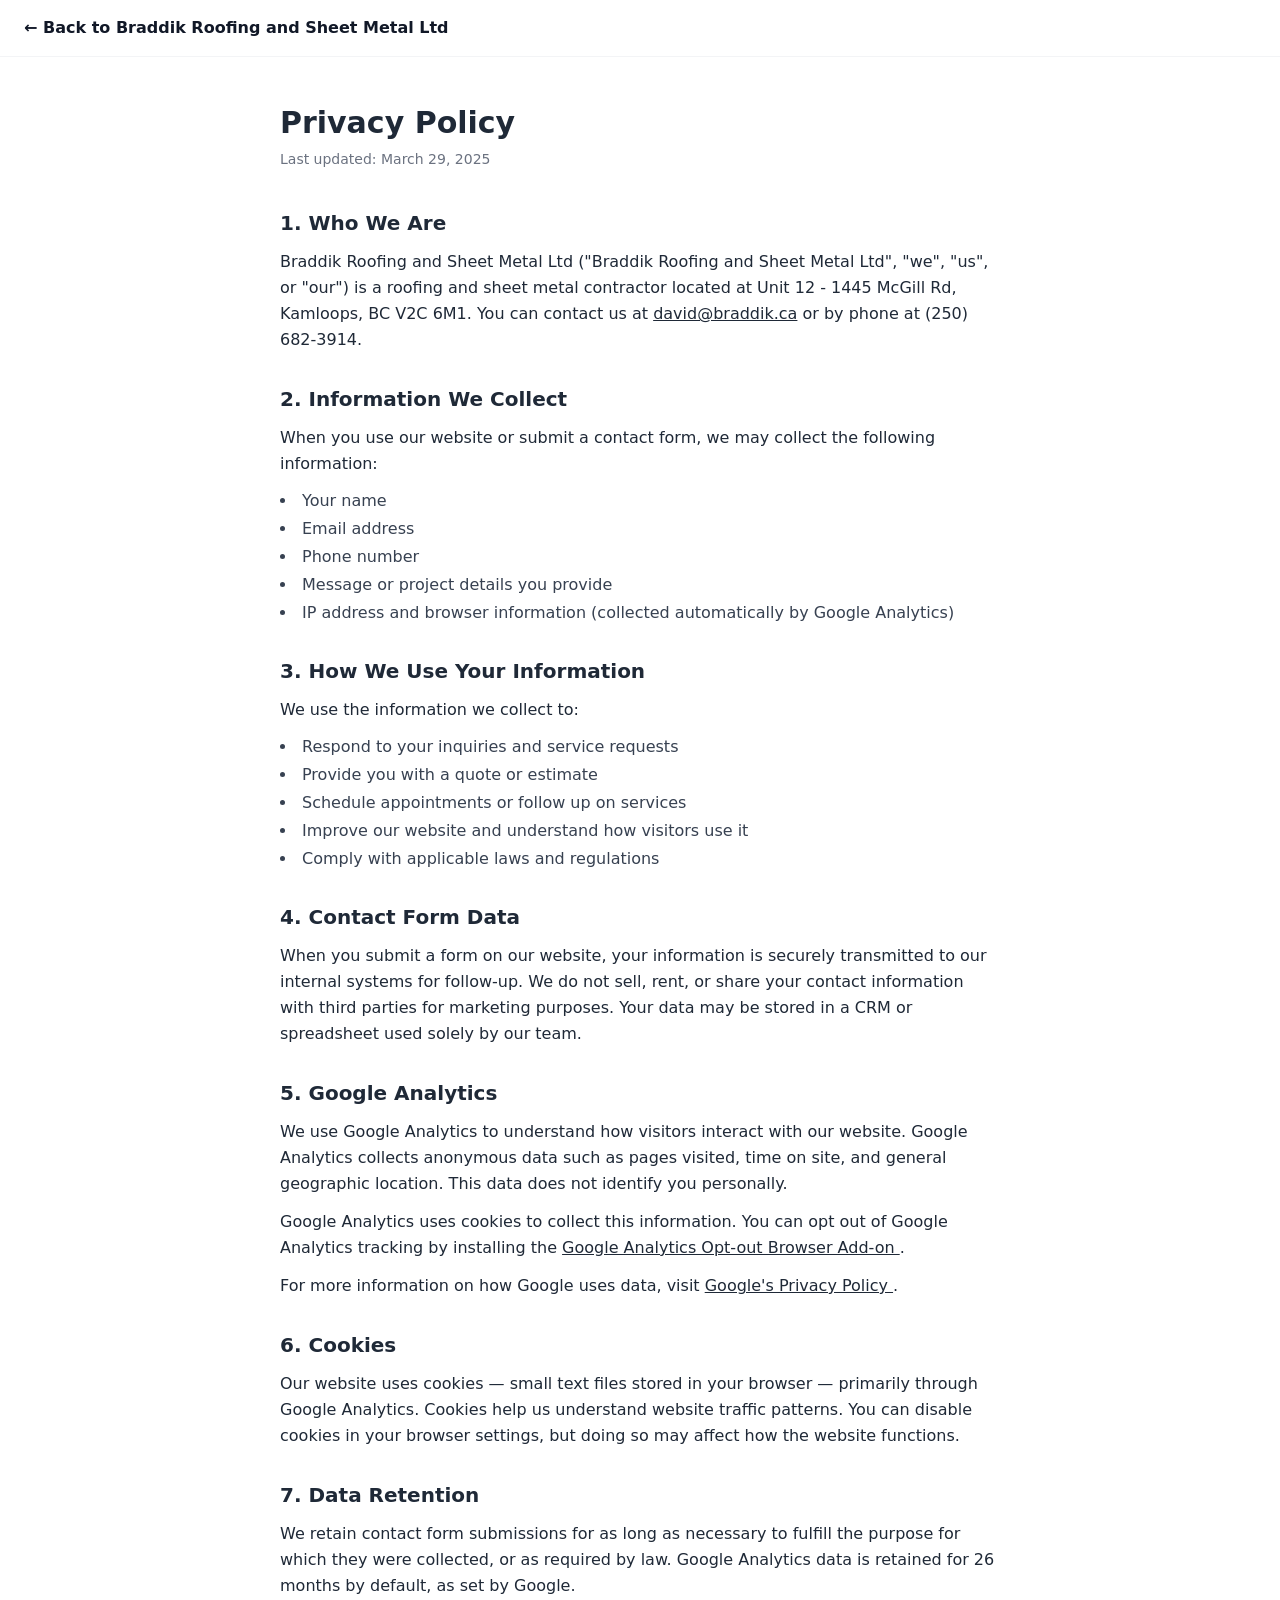
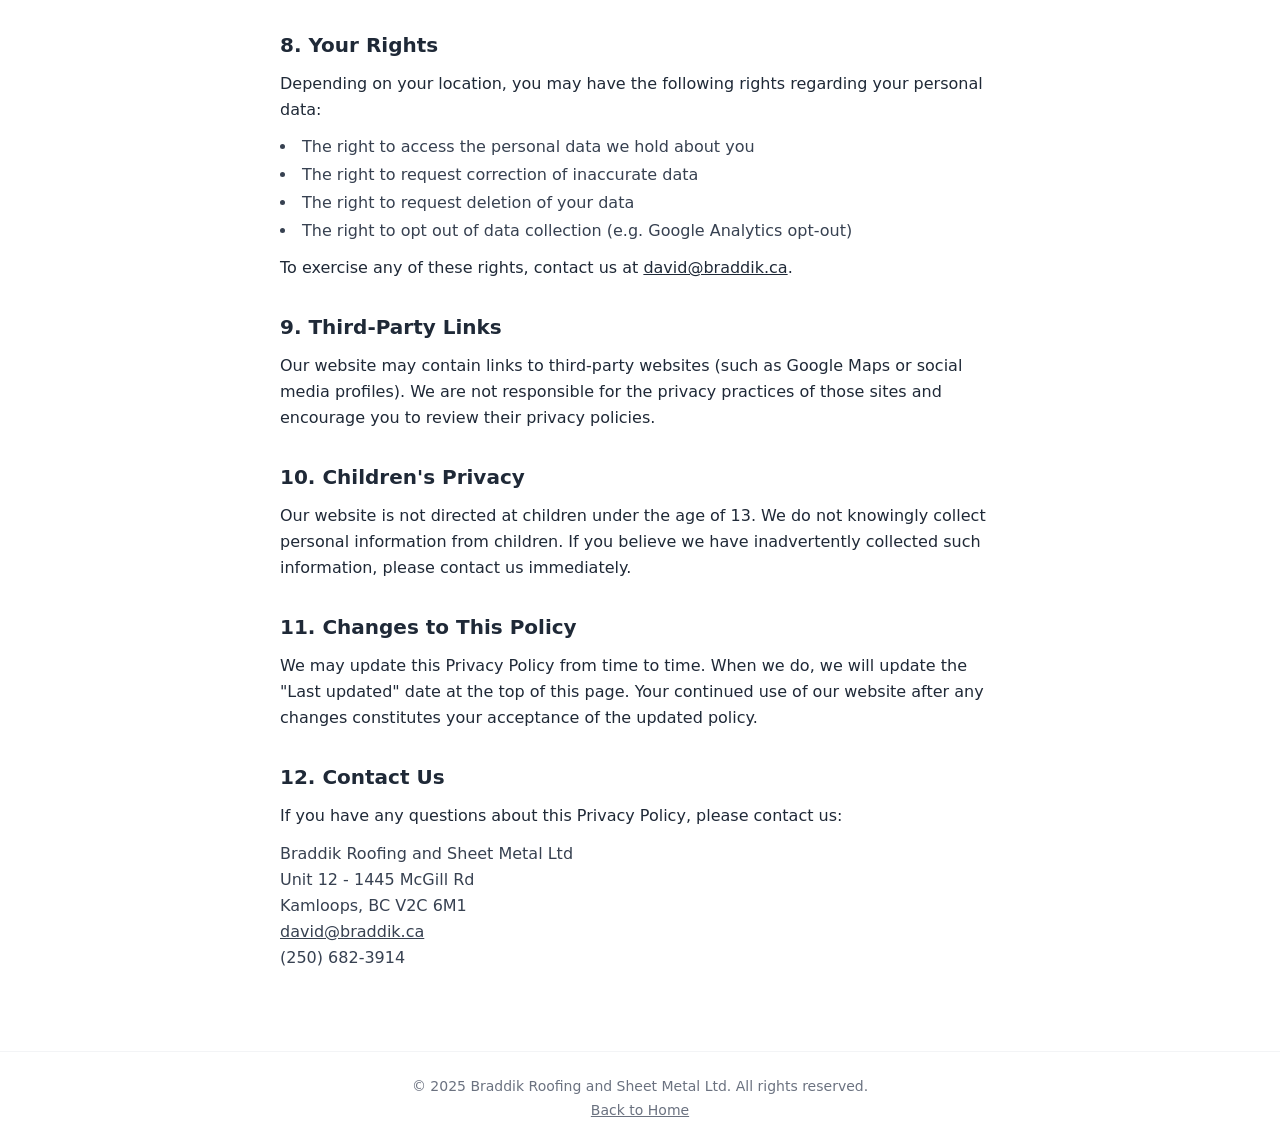
<file: privacy-policy.html>
<!DOCTYPE html>
<html lang="en">
<head>
  <meta charset="UTF-8" />
  <meta name="viewport" content="width=device-width, initial-scale=1.0" />
  <title>Privacy Policy | Braddik Roofing and Sheet Metal Ltd</title>
  <meta name="robots" content="noindex" />
  <link rel="icon" href="/favicon.ico" />
  <link rel="canonical" href="https://braddik-roofing.vercel.app/privacy-policy.html" />
  <meta property="og:title" content="Privacy Policy | Braddik Roofing and Sheet Metal Ltd" />
  <meta property="og:description" content="Privacy Policy for Braddik Roofing and Sheet Metal Ltd. Learn how we collect, use, and protect your information." />
  <meta property="og:image" content="/og-image.jpg" />
  <meta property="og:url" content="https://braddik-roofing.vercel.app/privacy-policy.html" />
  <meta property="og:type" content="website" />
  <meta name="twitter:card" content="summary_large_image" />
  <meta name="twitter:title" content="Privacy Policy | Braddik Roofing and Sheet Metal Ltd" />
  <meta name="twitter:description" content="Privacy Policy for Braddik Roofing and Sheet Metal Ltd. Learn how we collect, use, and protect your information." />
  <meta name="twitter:image" content="/og-image.jpg" />
  <!-- GA4 snippet: replace G-XXXXXXXXXX with real Measurement ID -->
  <script async src="https://www.googletagmanager.com/gtag/js?id=G-XXXXXXXXXX"></script>
  <script>
    window.dataLayer = window.dataLayer || [];
    function gtag(){dataLayer.push(arguments);}
    gtag('js', new Date());
    gtag('config', 'G-XXXXXXXXXX');
  </script>
  <!-- CDN removed for production — run build-css.mjs again if you add new Tailwind classes -->
  <link rel="stylesheet" href="styles.css">
</head>
<body class="bg-white text-gray-800 font-sans">

  <!-- NAV -->
  <header class="border-b border-gray-100 py-4 px-6">
    <a href="/" class="font-semibold text-gray-900">&larr; Back to Braddik Roofing and Sheet Metal Ltd</a>
  </header>

  <!-- CONTENT -->
  <main class="max-w-3xl mx-auto px-6 py-12">

    <h1 class="text-3xl font-bold mb-2">Privacy Policy</h1>
    <p class="text-sm text-gray-500 mb-10">Last updated: March 29, 2025</p>

    <section class="mb-8">
      <h2 class="text-xl font-semibold mb-3">1. Who We Are</h2>
      <p class="leading-relaxed">
        Braddik Roofing and Sheet Metal Ltd ("Braddik Roofing and Sheet Metal Ltd", "we", "us", or "our") is a roofing and sheet metal contractor
        located at Unit 12 - 1445 McGill Rd, Kamloops, BC V2C 6M1. You can contact us at
        <a href="mailto:david@braddik.ca" class="underline">david@braddik.ca</a> or by phone at (250) 682-3914.
      </p>
    </section>

    <section class="mb-8">
      <h2 class="text-xl font-semibold mb-3">2. Information We Collect</h2>
      <p class="leading-relaxed mb-3">
        When you use our website or submit a contact form, we may collect the following
        information:
      </p>
      <ul class="list-disc list-inside space-y-1 text-gray-700">
        <li>Your name</li>
        <li>Email address</li>
        <li>Phone number</li>
        <li>Message or project details you provide</li>
        <li>IP address and browser information (collected automatically by Google Analytics)</li>
      </ul>
    </section>

    <section class="mb-8">
      <h2 class="text-xl font-semibold mb-3">3. How We Use Your Information</h2>
      <p class="leading-relaxed mb-3">We use the information we collect to:</p>
      <ul class="list-disc list-inside space-y-1 text-gray-700">
        <li>Respond to your inquiries and service requests</li>
        <li>Provide you with a quote or estimate</li>
        <li>Schedule appointments or follow up on services</li>
        <li>Improve our website and understand how visitors use it</li>
        <li>Comply with applicable laws and regulations</li>
      </ul>
    </section>

    <section class="mb-8">
      <h2 class="text-xl font-semibold mb-3">4. Contact Form Data</h2>
      <p class="leading-relaxed">
        When you submit a form on our website, your information is securely transmitted
        to our internal systems for follow-up. We do not sell, rent, or share your
        contact information with third parties for marketing purposes. Your data may be
        stored in a CRM or spreadsheet used solely by our team.
      </p>
    </section>

    <section class="mb-8">
      <h2 class="text-xl font-semibold mb-3">5. Google Analytics</h2>
      <p class="leading-relaxed mb-3">
        We use Google Analytics to understand how visitors interact with our website.
        Google Analytics collects anonymous data such as pages visited, time on site,
        and general geographic location. This data does not identify you personally.
      </p>
      <p class="leading-relaxed mb-3">
        Google Analytics uses cookies to collect this information. You can opt out of
        Google Analytics tracking by installing the
        <a href="https://tools.google.com/dlpage/gaoptout" target="_blank" rel="noopener" class="underline">
          Google Analytics Opt-out Browser Add-on
        </a>.
      </p>
      <p class="leading-relaxed">
        For more information on how Google uses data, visit
        <a href="https://policies.google.com/privacy" target="_blank" rel="noopener" class="underline">
          Google's Privacy Policy
        </a>.
      </p>
    </section>

    <section class="mb-8">
      <h2 class="text-xl font-semibold mb-3">6. Cookies</h2>
      <p class="leading-relaxed">
        Our website uses cookies — small text files stored in your browser — primarily
        through Google Analytics. Cookies help us understand website traffic patterns.
        You can disable cookies in your browser settings, but doing so may affect how
        the website functions.
      </p>
    </section>

    <section class="mb-8">
      <h2 class="text-xl font-semibold mb-3">7. Data Retention</h2>
      <p class="leading-relaxed">
        We retain contact form submissions for as long as necessary to fulfill the
        purpose for which they were collected, or as required by law. Google Analytics
        data is retained for 26 months by default, as set by Google.
      </p>
    </section>

    <section class="mb-8">
      <h2 class="text-xl font-semibold mb-3">8. Your Rights</h2>
      <p class="leading-relaxed mb-3">
        Depending on your location, you may have the following rights regarding your
        personal data:
      </p>
      <ul class="list-disc list-inside space-y-1 text-gray-700">
        <li>The right to access the personal data we hold about you</li>
        <li>The right to request correction of inaccurate data</li>
        <li>The right to request deletion of your data</li>
        <li>The right to opt out of data collection (e.g. Google Analytics opt-out)</li>
      </ul>
      <p class="leading-relaxed mt-3">
        To exercise any of these rights, contact us at
        <a href="mailto:david@braddik.ca" class="underline">david@braddik.ca</a>.
      </p>
    </section>

    <section class="mb-8">
      <h2 class="text-xl font-semibold mb-3">9. Third-Party Links</h2>
      <p class="leading-relaxed">
        Our website may contain links to third-party websites (such as Google Maps or
        social media profiles). We are not responsible for the privacy practices of
        those sites and encourage you to review their privacy policies.
      </p>
    </section>

    <section class="mb-8">
      <h2 class="text-xl font-semibold mb-3">10. Children's Privacy</h2>
      <p class="leading-relaxed">
        Our website is not directed at children under the age of 13. We do not knowingly
        collect personal information from children. If you believe we have inadvertently
        collected such information, please contact us immediately.
      </p>
    </section>

    <section class="mb-8">
      <h2 class="text-xl font-semibold mb-3">11. Changes to This Policy</h2>
      <p class="leading-relaxed">
        We may update this Privacy Policy from time to time. When we do, we will update
        the "Last updated" date at the top of this page. Your continued use of our
        website after any changes constitutes your acceptance of the updated policy.
      </p>
    </section>

    <section class="mb-8">
      <h2 class="text-xl font-semibold mb-3">12. Contact Us</h2>
      <p class="leading-relaxed">
        If you have any questions about this Privacy Policy, please contact us:
      </p>
      <address class="not-italic mt-3 text-gray-700 leading-relaxed">
        Braddik Roofing and Sheet Metal Ltd<br />
        Unit 12 - 1445 McGill Rd<br />
        Kamloops, BC V2C 6M1<br />
        <a href="mailto:david@braddik.ca" class="underline">david@braddik.ca</a><br />
        (250) 682-3914
      </address>
    </section>

  </main>

  <!-- FOOTER -->
  <footer class="border-t border-gray-100 py-6 px-6 text-center text-sm text-gray-500">
    <p>&copy; 2025 Braddik Roofing and Sheet Metal Ltd. All rights reserved.</p>
    <p class="mt-1"><a href="/" class="underline">Back to Home</a></p>
  </footer>

</body>
</html>
</file>
<file: styles.css>
*,:after,:before{--tw-border-spacing-x:0;--tw-border-spacing-y:0;--tw-translate-x:0;--tw-translate-y:0;--tw-rotate:0;--tw-skew-x:0;--tw-skew-y:0;--tw-scale-x:1;--tw-scale-y:1;--tw-pan-x: ;--tw-pan-y: ;--tw-pinch-zoom: ;--tw-scroll-snap-strictness:proximity;--tw-gradient-from-position: ;--tw-gradient-via-position: ;--tw-gradient-to-position: ;--tw-ordinal: ;--tw-slashed-zero: ;--tw-numeric-figure: ;--tw-numeric-spacing: ;--tw-numeric-fraction: ;--tw-ring-inset: ;--tw-ring-offset-width:0px;--tw-ring-offset-color:#fff;--tw-ring-color:rgba(59,130,246,.5);--tw-ring-offset-shadow:0 0 #0000;--tw-ring-shadow:0 0 #0000;--tw-shadow:0 0 #0000;--tw-shadow-colored:0 0 #0000;--tw-blur: ;--tw-brightness: ;--tw-contrast: ;--tw-grayscale: ;--tw-hue-rotate: ;--tw-invert: ;--tw-saturate: ;--tw-sepia: ;--tw-drop-shadow: ;--tw-backdrop-blur: ;--tw-backdrop-brightness: ;--tw-backdrop-contrast: ;--tw-backdrop-grayscale: ;--tw-backdrop-hue-rotate: ;--tw-backdrop-invert: ;--tw-backdrop-opacity: ;--tw-backdrop-saturate: ;--tw-backdrop-sepia: ;--tw-contain-size: ;--tw-contain-layout: ;--tw-contain-paint: ;--tw-contain-style: }::backdrop{--tw-border-spacing-x:0;--tw-border-spacing-y:0;--tw-translate-x:0;--tw-translate-y:0;--tw-rotate:0;--tw-skew-x:0;--tw-skew-y:0;--tw-scale-x:1;--tw-scale-y:1;--tw-pan-x: ;--tw-pan-y: ;--tw-pinch-zoom: ;--tw-scroll-snap-strictness:proximity;--tw-gradient-from-position: ;--tw-gradient-via-position: ;--tw-gradient-to-position: ;--tw-ordinal: ;--tw-slashed-zero: ;--tw-numeric-figure: ;--tw-numeric-spacing: ;--tw-numeric-fraction: ;--tw-ring-inset: ;--tw-ring-offset-width:0px;--tw-ring-offset-color:#fff;--tw-ring-color:rgba(59,130,246,.5);--tw-ring-offset-shadow:0 0 #0000;--tw-ring-shadow:0 0 #0000;--tw-shadow:0 0 #0000;--tw-shadow-colored:0 0 #0000;--tw-blur: ;--tw-brightness: ;--tw-contrast: ;--tw-grayscale: ;--tw-hue-rotate: ;--tw-invert: ;--tw-saturate: ;--tw-sepia: ;--tw-drop-shadow: ;--tw-backdrop-blur: ;--tw-backdrop-brightness: ;--tw-backdrop-contrast: ;--tw-backdrop-grayscale: ;--tw-backdrop-hue-rotate: ;--tw-backdrop-invert: ;--tw-backdrop-opacity: ;--tw-backdrop-saturate: ;--tw-backdrop-sepia: ;--tw-contain-size: ;--tw-contain-layout: ;--tw-contain-paint: ;--tw-contain-style: }/*! tailwindcss v3.4.19 | MIT License | https://tailwindcss.com*/*,:after,:before{box-sizing:border-box;border:0 solid #e5e7eb}:after,:before{--tw-content:""}:host,html{line-height:1.5;-webkit-text-size-adjust:100%;-moz-tab-size:4;-o-tab-size:4;tab-size:4;font-family:ui-sans-serif,system-ui,sans-serif,Apple Color Emoji,Segoe UI Emoji,Segoe UI Symbol,Noto Color Emoji;font-feature-settings:normal;font-variation-settings:normal;-webkit-tap-highlight-color:transparent}body{margin:0;line-height:inherit}hr{height:0;color:inherit;border-top-width:1px}abbr:where([title]){-webkit-text-decoration:underline dotted;text-decoration:underline dotted}h1,h2,h3,h4,h5,h6{font-size:inherit;font-weight:inherit}a{color:inherit;text-decoration:inherit}b,strong{font-weight:bolder}code,kbd,pre,samp{font-family:ui-monospace,SFMono-Regular,Menlo,Monaco,Consolas,Liberation Mono,Courier New,monospace;font-feature-settings:normal;font-variation-settings:normal;font-size:1em}small{font-size:80%}sub,sup{font-size:75%;line-height:0;position:relative;vertical-align:baseline}sub{bottom:-.25em}sup{top:-.5em}table{text-indent:0;border-color:inherit;border-collapse:collapse}button,input,optgroup,select,textarea{font-family:inherit;font-feature-settings:inherit;font-variation-settings:inherit;font-size:100%;font-weight:inherit;line-height:inherit;letter-spacing:inherit;color:inherit;margin:0;padding:0}button,select{text-transform:none}button,input:where([type=button]),input:where([type=reset]),input:where([type=submit]){-webkit-appearance:button;background-color:transparent;background-image:none}:-moz-focusring{outline:auto}:-moz-ui-invalid{box-shadow:none}progress{vertical-align:baseline}::-webkit-inner-spin-button,::-webkit-outer-spin-button{height:auto}[type=search]{-webkit-appearance:textfield;outline-offset:-2px}::-webkit-search-decoration{-webkit-appearance:none}::-webkit-file-upload-button{-webkit-appearance:button;font:inherit}summary{display:list-item}blockquote,dd,dl,figure,h1,h2,h3,h4,h5,h6,hr,p,pre{margin:0}fieldset{margin:0}fieldset,legend{padding:0}menu,ol,ul{list-style:none;margin:0;padding:0}dialog{padding:0}textarea{resize:vertical}input::-moz-placeholder,textarea::-moz-placeholder{opacity:1;color:#9ca3af}input::placeholder,textarea::placeholder{opacity:1;color:#9ca3af}[role=button],button{cursor:pointer}:disabled{cursor:default}audio,canvas,embed,iframe,img,object,svg,video{display:block;vertical-align:middle}img,video{max-width:100%;height:auto}[hidden]:where(:not([hidden=until-found])){display:none}.visible{visibility:visible}.fixed{position:fixed}.absolute{position:absolute}.relative{position:relative}.mx-auto{margin-left:auto;margin-right:auto}.mb-10{margin-bottom:2.5rem}.mb-2{margin-bottom:.5rem}.mb-3{margin-bottom:.75rem}.mb-8{margin-bottom:2rem}.mt-1{margin-top:.25rem}.mt-3{margin-top:.75rem}.block{display:block}.flex{display:flex}.hidden{display:none}.max-w-3xl{max-width:48rem}.transform{transform:translate(var(--tw-translate-x),var(--tw-translate-y)) rotate(var(--tw-rotate)) skewX(var(--tw-skew-x)) skewY(var(--tw-skew-y)) scaleX(var(--tw-scale-x)) scaleY(var(--tw-scale-y))}.list-inside{list-style-position:inside}.list-disc{list-style-type:disc}.space-y-1>:not([hidden])~:not([hidden]){--tw-space-y-reverse:0;margin-top:calc(.25rem*(1 - var(--tw-space-y-reverse)));margin-bottom:calc(.25rem*var(--tw-space-y-reverse))}.border{border-width:1px}.border-b{border-bottom-width:1px}.border-t{border-top-width:1px}.border-gray-100{--tw-border-opacity:1;border-color:rgb(243 244 246/var(--tw-border-opacity,1))}.bg-white{--tw-bg-opacity:1;background-color:rgb(255 255 255/var(--tw-bg-opacity,1))}.px-6{padding-left:1.5rem;padding-right:1.5rem}.py-12{padding-top:3rem;padding-bottom:3rem}.py-4{padding-top:1rem;padding-bottom:1rem}.py-6{padding-top:1.5rem;padding-bottom:1.5rem}.text-center{text-align:center}.font-sans{font-family:ui-sans-serif,system-ui,sans-serif,Apple Color Emoji,Segoe UI Emoji,Segoe UI Symbol,Noto Color Emoji}.text-3xl{font-size:1.875rem;line-height:2.25rem}.text-sm{font-size:.875rem;line-height:1.25rem}.text-xl{font-size:1.25rem;line-height:1.75rem}.font-bold{font-weight:700}.font-semibold{font-weight:600}.uppercase{text-transform:uppercase}.not-italic{font-style:normal}.leading-relaxed{line-height:1.625}.text-gray-500{--tw-text-opacity:1;color:rgb(107 114 128/var(--tw-text-opacity,1))}.text-gray-700{--tw-text-opacity:1;color:rgb(55 65 81/var(--tw-text-opacity,1))}.text-gray-800{--tw-text-opacity:1;color:rgb(31 41 55/var(--tw-text-opacity,1))}.text-gray-900{--tw-text-opacity:1;color:rgb(17 24 39/var(--tw-text-opacity,1))}.underline{text-decoration-line:underline}.outline{outline-style:solid}.blur{--tw-blur:blur(8px)}.blur,.filter{filter:var(--tw-blur) var(--tw-brightness) var(--tw-contrast) var(--tw-grayscale) var(--tw-hue-rotate) var(--tw-invert) var(--tw-saturate) var(--tw-sepia) var(--tw-drop-shadow)}.transition{transition-property:color,background-color,border-color,text-decoration-color,fill,stroke,opacity,box-shadow,transform,filter,-webkit-backdrop-filter;transition-property:color,background-color,border-color,text-decoration-color,fill,stroke,opacity,box-shadow,transform,filter,backdrop-filter;transition-property:color,background-color,border-color,text-decoration-color,fill,stroke,opacity,box-shadow,transform,filter,backdrop-filter,-webkit-backdrop-filter;transition-timing-function:cubic-bezier(.4,0,.2,1);transition-duration:.15s}
</file>
